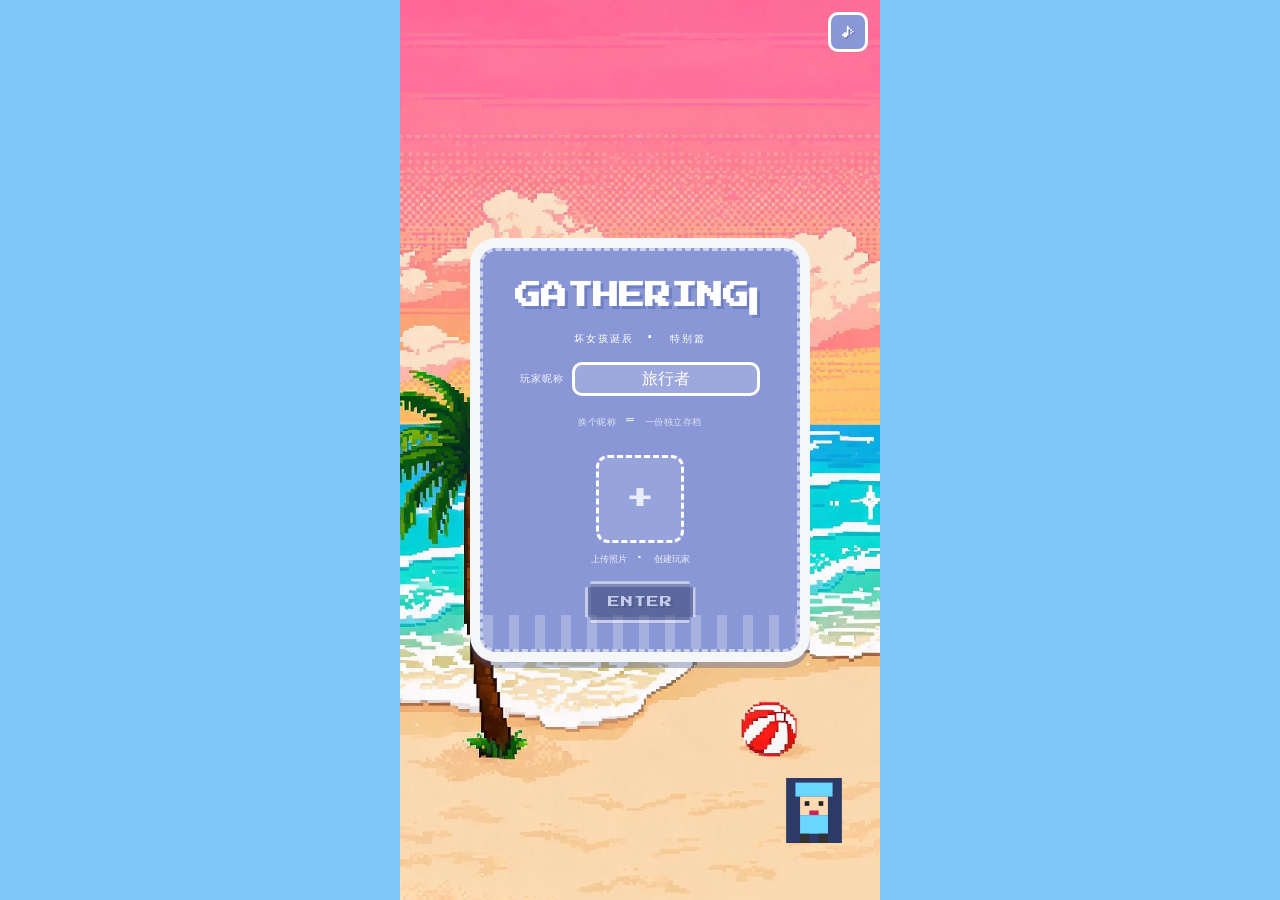
<file: index.html>
<!DOCTYPE html>
<html lang="zh-CN">
<head>
<meta charset="UTF-8">
<meta http-equiv="Cache-Control" content="no-cache, no-store, must-revalidate">
<meta name="viewport" content="width=device-width, initial-scale=1, viewport-fit=cover, user-scalable=no">
<title>坏女孩诞辰 ONLINE</title>
<link rel="preconnect" href="https://fonts.googleapis.com">
<link href="https://fonts.googleapis.com/css2?family=Press+Start+2P&display=swap" rel="stylesheet">
<link rel="stylesheet" href="css/style.css?v=74">
</head>
<body>
<div id="app">
  <div class="bg-sky"></div>
  <div class="bg-sea"></div>
  <div class="bg-beach"></div>
  <button id="btn-mute" class="mute-btn" title="音乐开关">♪</button>

  <!-- ========== 场景 0：登录 ========== -->
  <section id="scene-login" class="scene active">
    <div class="panel panel-title">
      <div class="panel-inner">
        <div class="clouds"></div>
        <h1 class="game-title"><span id="title-text"></span><span class="cursor">▌</span></h1>
        <p class="game-sub">坏女孩诞辰 · 特别篇</p>
        <label class="nickname-row" for="nickname-input">
          <span class="nickname-tip">玩家昵称</span>
          <input id="nickname-input" class="nickname-input" type="text" maxlength="12" placeholder="旅行者" autocomplete="off" spellcheck="false">
        </label>
        <p class="nickname-hint">换个昵称 = 一份独立存档</p>
        <label class="photo-upload" for="photo-input">
          <div class="photo-slot" id="photo-slot"><span class="plus">+</span></div>
          <p class="photo-hint" id="photo-hint">上传照片 · 创建玩家</p>
        </label>
        <input type="file" id="photo-input" accept="image/*" hidden>
        <button class="pixel-btn" id="btn-enter" disabled>ENTER</button>
      </div>
    </div>
    <div class="pixel-hero" id="pixel-hero"></div>
  </section>

  <!-- ========== 场景 1：抽卡 ========== -->
  <!-- ========== 场景 1.5：抽卡 ========== -->
  <section id="scene-gacha" class="scene">
    <div class="gacha-photo-wall" id="gacha-photo-wall"></div>
    <div class="panel">
      <div class="panel-inner">
        <h2 class="panel-h">【343家庭成员大点兵】</h2>
        <p class="panel-p">根据关键词进行人物匹配，集齐343王国全体生物</p>
        <div class="deck" id="deck"></div>
        <p class="album-count" id="album-count">卡册 0 / 8</p>
      </div>
    </div>
    <div class="gacha-actions hidden" id="gacha-actions">
      <button class="pixel-btn" id="btn-redraw">千万别点</button>
      <button class="pixel-btn" id="btn-to-map">前往坏女孩诞辰</button>
    </div>
    <!-- 手拉手团队舞台：点击已抽卡牌入队，人物出来排排站 -->
    <div class="team-stage" id="team-stage">
      <p class="team-title">· 手拉手全员舞台 ·</p>
      <div class="team-row" id="team-row"></div>
      <button class="pixel-btn team-toggle" id="btn-gacha-team" title="解锁的人物随叫随到，也能随时遣返">召唤全员</button>
    </div>
    <!-- 抽卡揭示层：卡背(关键词) → 翻面 → 人物 -->
    <div class="reveal hidden" id="reveal">
      <div class="reveal-card" id="reveal-card">
        <!-- 卡背：关键词逐条展示 -->
        <div class="reveal-face reveal-back-face" id="reveal-back">
          <div class="back-mark">?</div>
          <div class="keywords-box" id="keywords"></div>
        </div>
        <!-- 正面：人物展示 -->
        <div class="reveal-face reveal-front-face" id="reveal-front">
          <div class="reveal-avatar" id="reveal-avatar"></div>
          <h3 class="reveal-name" id="reveal-name"></h3>
          <p class="reveal-gift" id="reveal-gift"></p>
        </div>
      </div>
      <button class="pixel-btn hidden" id="btn-reveal-flip">揭晓她是谁</button>
      <button class="pixel-btn hidden" id="btn-reveal-ok">OK</button>
    </div>
  </section>

  <!-- ========== 场景 2：坏女孩诞辰 · 地图（从上往下：云南之旅 → 北京重聚 → 坏女孩寿宴） ========== -->
  <section id="scene-map" class="scene">
    <div class="map-title panel"><div class="panel-inner">【坏女孩诞辰】</div></div>
    <div class="map">
      <svg class="map-route" viewBox="0 0 100 100" preserveAspectRatio="none" aria-hidden="true">
        <path class="route-line" pathLength="100" d="M 26,27 C 46,33 68,43 79,49 C 84,57 64,63 50,67" />
      </svg>
      <div class="map-hint-start">从这开始 ↗</div>
      <div class="map-node node-yunnan" data-target="yunnan">
        <span class="node-step">①</span>
        <div class="node-icon">⛰</div><div class="node-label">云南之旅</div>
        <div class="node-done hidden" id="yunnan-done">✓</div>
      </div>
      <div class="map-node node-beijing" data-target="beijing">
        <span class="node-step">②</span>
        <div class="node-icon">🏠</div><div class="node-label">北京重聚</div>
        <div class="node-done hidden" id="beijing-done">✓</div>
      </div>
      <div class="map-node node-banquet" data-target="banquet">
        <span class="node-step">③</span>
        <div class="node-icon">🎂</div><div class="node-label">坏女孩寿宴</div>
        <div class="node-done hidden" id="banquet-done">✓</div>
      </div>
      <div class="map-egg" id="map-egg">🎤</div>
      <div class="map-guide">体验路线：① 云南之旅 → ② 北京重聚 → ③ 坏女孩寿宴</div>
      <!-- 随时召唤/遣返已解锁人物（与点兵页同一支队伍） -->
      <div class="map-team" id="map-team">
        <div class="team-row" id="team-row-map"></div>
        <button class="pixel-btn team-toggle" id="btn-map-team" title="解锁的人物随叫随到，也能随时遣返">召唤全员</button>
      </div>
    </div>
  </section>

  <!-- ========== 场景 3：KTV 彩蛋 · 声控《小狗毛之歌》 ========== -->
  <section id="scene-ktv" class="scene">
    <div class="ktv-room">
      <div class="disco-ball"></div>
      <div class="ktv-game">
        <h2 class="ktv-h">【隐藏关卡 · KTV 演唱会】</h2>
        <div class="ktv-stage" id="ktv-stage">
          <div class="ktv-lyric" id="ktv-lyric">♪ 准备开嗓 ♪</div>
          <div class="ktv-floor"></div>
          <div class="ktv-ob-pool" id="ktv-ob-pool"></div>
          <div class="ktv-cow" id="ktv-cow">🐮</div>
          <div class="ktv-flag" id="ktv-flag">🏁</div>
          <div class="ktv-flash" id="ktv-flash"></div>
          <div class="ktv-rain" id="ktv-rain"></div>
        </div>
        <div class="ktv-meter">
          <span class="ktv-mic" id="ktv-mic">🎤</span>
          <div class="ktv-meter-bar"><i id="ktv-meter-fill"></i><em class="th-go"></em><em class="th-jump"></em></div>
          <b class="ktv-level-num" id="ktv-level-num">00.00</b>
        </div>
        <div class="ktv-legend"><span><i class="dot go"></i> 唱起来才前进</span><span><i class="dot jump"></i> 高音才能跳</span></div>
        <p class="ktv-tip" id="ktv-tip">点下面的按钮开麦——必须真的演唱《小狗毛之歌》，小牛才肯往前走！</p>
        <div class="ktv-btns">
          <button class="pixel-btn" id="btn-ktv-mic">🎤 开麦 · 演唱《小狗毛之歌》</button>
          <button class="pixel-btn" id="btn-ktv-hold" hidden>按住 = 唱歌</button>
          <button class="pixel-btn" id="btn-ktv-jump" hidden>高音跳！</button>
        </div>
        <div class="ktv-btns">
          <button class="pixel-btn" id="btn-ktv-skip">跳过挑战 »</button>
          <button class="pixel-btn" id="btn-ktv-back">返回地图</button>
        </div>
      </div>
    </div>
  </section>

  <!-- ========== 场景 3.5：北京重聚（第二关 · 占位通关页） ========== -->
  <section id="scene-beijing" class="scene">
    <div class="panel"><div class="panel-inner">
      <h2 class="panel-h">【北京重聚】</h2>
      <p class="panel-p">从西双版纳的雨林，到普洱的茶山，再到昆明的晚霞——<br>343主角团，北京到齐！</p>
      <div class="bj-lineup" id="bj-lineup"></div>
      <div class="sha24-entry">
        <p class="sha24-entry-sub">SIDE STORY · 24</p>
        <h3 class="sha24-entry-title">24莎</h3>
        <p class="panel-p">24莎，像野草一样野蛮生长，是生命力本能的迸发；<br>鲜衣怒马，像吞下了一整颗灼热的太阳！</p>
        <button class="pixel-btn" id="btn-sha24">翻开 24 莎的相册</button>
      </div>
      <p class="panel-p">接下来，还有一件大事等着大家。</p>
      <button class="pixel-btn" id="btn-beijing-done">完成重聚 · 前往坏女孩诞辰地图</button>
    </div></div>
  </section>

  <!-- 24莎 · 相册浮层 -->
  <div class="sha24-layer hidden" id="sha24-layer">
    <button class="sha24-close" id="sha24-close" title="关闭">✕</button>
    <div class="sha24-intro" id="sha24-intro">
      <p class="sha24-line" id="sha24-line1">24莎，像野草一样野蛮生长，是生命力本能的迸发；</p>
      <p class="sha24-line" id="sha24-line2">鲜衣怒马，像吞下了一整颗灼热的太阳！</p>
    </div>
    <div class="sha24-stage hidden" id="sha24-stage">
      <div class="sha24-photo" id="sha24-photo"><img id="sha24-img" alt="24莎"></div>
      <em class="sha24-name" id="sha24-name"></em>
      <p class="sha24-caption" id="sha24-caption"></p>
      <button class="pixel-btn sha24-translate hidden" id="sha24-translate">点击翻译野人语</button>
      <div class="sha24-nav">
        <button class="pixel-btn" id="sha24-prev">« 上一张</button>
        <p class="sha24-count" id="sha24-count">1 / 24</p>
        <button class="pixel-btn" id="sha24-next">下一张 »</button>
      </div>
      <p class="sha24-hint" id="sha24-hint">也可以直接点照片，看下一张</p>
      <button class="pixel-btn hidden" id="btn-sha24-end">看完了 · 返回</button>
    </div>
  </div>

  <!-- ========== 场景 4：坏女孩寿宴 ========== -->
  <section id="scene-banquet" class="scene">
    <div class="banquet-bg" id="banquet-bg"></div>

    <!-- 步骤 1：选子场景（背景：主角团爬山/雨林/海边日落 卷轴动画） -->
    <div class="bstep" data-step="venue">
      <div class="venue-anim" id="venue-anim"></div>
      <div class="panel"><div class="panel-inner">
        <h2 class="panel-h">【坏女孩寿宴】</h2>
        <p class="panel-p">请选择宴会场地</p>
        <div class="venue-grid">
          <button class="pixel-btn venue" data-venue="dorm"><img src="assets/venue-dorm.jpg" alt=""><span>宿舍</span></button>
          <button class="pixel-btn venue" data-venue="wangbaochuan"><img src="assets/venue-wangbaochuan.jpg" alt=""><span>望宝川</span></button>
          <button class="pixel-btn venue" data-venue="graduate"><img src="assets/venue-graduate.jpg" alt=""><span>研究生院</span></button>
        </div>
      </div></div>
    </div>

    <!-- 步骤 2：选人物 -->
    <div class="bstep hidden" data-step="chars">
      <div class="panel"><div class="panel-inner">
        <h2 class="panel-h">【宾客点名】</h2>
        <p class="panel-p">请安排参席人员</p>
        <div class="char-grid" id="char-grid"></div>
        <button class="pixel-btn" id="btn-chars-ok">入席</button>
      </div></div>
    </div>

    <!-- 步骤 3：生日致辞 · 顾里式 -->
    <div class="bstep hidden" data-step="speech">
      <div class="speech-stage">
        <div class="speech-audience" id="speech-audience"></div>
        <div class="speech-box" id="speech-box"></div>
      </div>
      <div class="panel"><div class="panel-inner">
        <h2 class="panel-h">【生日致辞】</h2>
        <p class="panel-p">今天我们欢聚在这里……</p>
        <button class="pixel-btn hidden" id="btn-speech-done">上蛋糕</button>
      </div></div>
    </div>

    <!-- 步骤 4：蛋糕点蜡烛 -->
    <div class="bstep hidden" data-step="cake">
      <div class="cake-stage">
        <div class="寿星" id="寿星">
          <div class="寿星-face" id="寿星-face"></div>
          <div class="寿星-msg" id="寿星-msg">寿星就位</div>
        </div>
        <div class="cake" id="cake">
          <div class="candles"><i></i><i></i><i></i></div>
          <div class="cake-body">🎂</div>
        </div>
      </div>
      <div class="panel"><div class="panel-inner">
        <p class="panel-p" id="cake-hint">点一下蛋糕，点燃蜡烛</p>
        <button class="pixel-btn hidden" id="btn-blow">吹蜡烛</button>
        <button class="pixel-btn hidden" id="btn-lights-off">关灯许愿</button>
      </div></div>
    </div>

    <!-- 步骤 5：关灯祝福 -->
    <div class="bstep hidden" data-step="bless">
      <div class="dark-room"></div>
      <div class="candle-glow"></div>
      <div class="bless-bubbles" id="bless-bubbles"></div>
      <div class="bless-nav">
        <button class="pixel-btn" id="btn-bless-prev">« 上一位</button>
        <button class="pixel-btn" id="btn-bless-next">下一位 »</button>
      </div>
      <button class="pixel-btn hidden" id="btn-bless-done">许愿时间</button>
    </div>

    <!-- 步骤 6：许愿信 -->
    <div class="bstep hidden" data-step="letter">
      <div class="letter-stage">
        <div class="envelope" id="envelope"><div class="flap"></div><div class="letter-paper">愿</div><div class="seal hidden" id="seal">封</div></div>
      </div>
      <div class="panel"><div class="panel-inner">
        <p class="panel-p" id="letter-hint">点击信封，拆开坏女孩的愿望</p>
        <button class="pixel-btn hidden" id="btn-letter-done">礼成</button>
      </div></div>
    </div>

    <!-- 步骤 7：全家福 -->
    <div class="bstep hidden" data-step="finale">
      <div class="panel"><div class="panel-inner">
        <h2 class="panel-h">【全家福】</h2>
        <label class="family-upload" for="family-input">
          <div class="family-slot" id="family-slot"><span>＋ 点击替换合照</span></div>
        </label>
        <input type="file" id="family-input" accept="image/*" hidden>
        <p class="final-bless" id="final-bless"></p>
        <button class="pixel-btn" id="btn-back-map">返回地图</button>
      </div></div>
    </div>
  </section>

  <!-- 通用像素对话框 -->
  <div class="dialog-overlay hidden" id="dialog">
    <div class="panel dialog-panel"><div class="panel-inner">
      <h2 class="panel-h" id="dialog-title"></h2>
      <p class="panel-p" id="dialog-text"></p>
      <div class="dialog-btns">
        <button class="pixel-btn" id="dialog-ok">DONE</button>
        <button class="pixel-btn hidden" id="dialog-cancel">SKIP</button>
      </div>
    </div></div>
  </div>

  <!-- 缺人话术弹窗 -->
  <div class="miss-modal hidden" id="miss-modal">
    <div class="miss-panel">
      <h2 class="miss-h">【有人没到】</h2>
      <div class="miss-list" id="miss-list"></div>
      <div class="dialog-btns" style="justify-content:center">
        <button class="pixel-btn" id="miss-ok">知道了</button>
      </div>
    </div>
  </div>

  <!-- 照片灯箱 -->
  <div class="lightbox hidden" id="lightbox">
    <button class="lb-close" id="lb-close">✕</button>
    <button class="lb-nav lb-prev" id="lb-prev">‹</button>
    <button class="lb-nav lb-next" id="lb-next">›</button>
    <img class="lb-img" id="lb-img" alt="">
    <div class="lb-counter" id="lb-counter"></div>
  </div>

  <!-- 通用卡牌弹窗（淘汰OUT / 眩晕环绕 / 逐个话术） -->
  <div class="card-pop hidden" id="card-pop">
    <div class="card-pop-inner" id="cp-inner">
      <div class="card-pop-avatar" id="cp-avatar"></div>
      <h3 class="card-pop-name" id="cp-name"></h3>
      <p class="card-pop-line" id="cp-line"></p>
      <div class="card-pop-stamp" id="cp-stamp">OUT</div>
      <button class="pixel-btn" id="cp-ok">DONE</button>
    </div>
    <div class="orbit-layer" id="orbit-layer"></div>
  </div>

  <!-- ========== 宿舍 · 开门大吉挑战 ========== -->
  <!-- 转场：通过以下挑战即可解锁该场景 -->
  <div class="ktk-intro hidden" id="ktk-intro">
    <p class="ktk-intro-line" id="ktk-intro-line">【通过以下挑战<br>即可解锁该场景】</p>
    <p class="ktk-intro-sub">OPEN THE DOOR · 开门大吉</p>
  </div>

  <!-- 开门大吉游戏层 -->
  <div class="ktk-game hidden" id="ktk-game">
    <div class="ktk-stage">
      <button class="pixel-btn stage-skip" id="ktk-skip" title="随时跳过，直接去入席">跳过挑战 »</button>
      <button class="ktk-close" id="ktk-close" title="暂时跳过挑战">✕</button>
      <h2 class="ktk-title" id="ktk-title">【开门大吉】</h2>

      <!-- 三扇大门（沿用寝室门图像），中间为带门铃的主门 -->
      <div class="ktk-doors" id="ktk-doors">
        <div class="ktk-door"><div class="ktk-plate">三四三</div></div>
        <div class="ktk-door center">
          <div class="ktk-plate">三十三</div>
          <button class="ktk-bell hidden" id="ktk-bell"><span>按门铃</span></button>
        </div>
        <div class="ktk-door"><div class="ktk-plate">山四山</div></div>
      </div>

      <!-- 规则逐行飘出 -->
      <div class="ktk-rules" id="ktk-rules">
        <p>欢迎来到开门大吉</p>
        <p>你有 3 个技能：原音重现 · 歌名关键字提示 · 场外求助</p>
        <p>每个技能只允许使用一次</p>
        <p class="hl">当你准备好时，请按响门铃</p>
      </div>

      <!-- 播放指示（带漂浮音符） -->
      <div class="ktk-playing hidden" id="ktk-playing">
        <span class="ktk-note n1">♪</span><span class="ktk-note n2">♫</span><span class="ktk-note n3">♪</span>
        正在播放旋律，听出是哪首歌了吗～
      </div>

      <!-- 三个技能 -->
      <div class="ktk-skills locked" id="ktk-skills">
        <button class="pixel-btn ktk-skill" data-skill="replay">原音重现</button>
        <button class="pixel-btn ktk-skill" data-skill="hint">关键字提示</button>
        <button class="pixel-btn ktk-skill" data-skill="help">场外求助</button>
      </div>

      <!-- 歌名选项（播放完毕后逐个出现） -->
      <div class="ktk-options" id="ktk-options"></div>

      <!-- 笨 / 真棒！盖章 -->
      <div class="ktk-stamp" id="ktk-stamp">笨</div>

      <!-- 技能气泡提示 -->
      <div class="ktk-bubble hidden" id="ktk-bubble"></div>

      <!-- 不起眼的作弊小按钮：场外求助挂断后出现，问完全部人消失 -->
      <button class="ktk-cheat hidden" id="ktk-cheat">点我作弊</button>

      <!-- 小猪（原音重现时出现 / 关键字提示时哼哼哼跑开） -->
      <div class="ktk-pig hidden" id="ktk-pig">
        <div class="ktk-pig-img"></div>
        <span>小猪</span>
      </div>

      <!-- 答对后：每关先出一页通关话术，再进入下一关 / 入席 -->
      <div class="ktk-clear hidden" id="ktk-clear">
        <p class="ktk-clear-no" id="ktk-clear-no">第一关 · 通关</p>
        <div class="ktk-clear-card">
          <p class="ktk-clear-text" id="ktk-clear-text"></p>
        </div>
        <button class="pixel-btn" id="btn-ktk-clear">进入下一关</button>
      </div>
    </div>

    <!-- 场外求助：坏女孩打电话 -->
    <div class="ktk-phone hidden" id="ktk-phone">
      <div class="ktk-phone-inner">
        <div class="ktk-phone-head">
          <div class="kph-avatar" id="kph-avatar"></div>
          <p class="kph-status" id="kph-status">📞 坏女孩拿起了电话……</p>
        </div>
        <div class="kph-contacts hidden" id="kph-contacts">
          <button class="pixel-btn kph-contact" data-contact="prince">【王子】</button>
          <button class="pixel-btn kph-contact" data-contact="emperor">【吴皇】</button>
          <button class="pixel-btn kph-contact" data-contact="guoshi">【国师】</button>
        </div>
        <div class="kph-talk hidden" id="kph-talk">
          <div class="kph-talk-avatar" id="kph-talk-avatar"></div>
          <p class="kph-talk-name" id="kph-talk-name"></p>
          <p class="kph-talk-line" id="kph-talk-line"></p>
          <button class="pixel-btn" id="kph-hangup">挂断</button>
        </div>
      </div>
    </div>
  </div>

  <!-- ========== 望宝川 · 别笑挑战 ========== -->
  <!-- 挑战名：别笑，笑你也过不了第二关 -->
  <div class="ktk-game hidden" id="wbc-game">
    <div class="ktk-stage">
      <button class="pixel-btn stage-skip" id="wbc-skip" title="随时跳过，直接去入席">跳过挑战 »</button>
      <button class="ktk-close" id="wbc-close" title="暂时跳过挑战">✕</button>
      <h2 class="ktk-title" id="wbc-title">【别笑 · 第一关】</h2>

      <!-- 第一关：猜猜我是谁（计算题） -->
      <div class="wbc-quiz" id="wbc-quiz">
        <p class="wbc-quiz-name">第一关 · 猜猜我是谁</p>
        <p class="wbc-quiz-q">计算：5 + 1 = ?</p>
        <div class="ktk-options wbc-opts" id="wbc-opts"></div>
      </div>

      <!-- 第二关：黑头挑战（共 4 颗：鼻梁两侧 2 + 旺仔 1 + 背景仁兄 1） -->
      <div class="wbc-heito hidden" id="wbc-heito">
        <div class="wbc-hud">
          <span class="wbc-count" id="wbc-count">待夹黑头数：4/4</span>
          <button class="pixel-btn wbc-cheat-btn" id="wbc-cheat">帮我作弊</button>
        </div>
        <div class="wbc-photo" id="wbc-photo">
          <img src="assets/heito.jpg" alt="帮王子夹黑头">
          <!-- 鼻梁左右两侧（红框标注位） -->
          <button class="wbc-dot" style="left:45%;top:20%" aria-label="黑头1"></button>
          <button class="wbc-dot" style="left:52.5%;top:20%" aria-label="黑头2"></button>
          <!-- 旺仔小人的鼻子 -->
          <button class="wbc-dot" style="left:48.5%;top:63.5%" aria-label="旺仔黑头"></button>
          <!-- 背景那位仁兄（低调） -->
          <button class="wbc-dot far" style="left:82%;top:39%" aria-label="背景黑头"></button>
          <div class="wbc-arrow hidden" id="wbc-arrow">▼</div>
        </div>
        <p class="wbc-tip">点击黑点，把黑头一根根夹出来</p>
      </div>

      <!-- 笨 / 真棒！盖章 -->
      <div class="ktk-stamp" id="wbc-stamp">笨</div>

      <!-- 全部夹完：去入席 -->
      <div class="ktk-next hidden" id="wbc-next">
        <button class="pixel-btn" id="btn-wbc-next">挑战成功 · 去入席</button>
      </div>
    </div>
  </div>

  <!-- ========== 研究生院 · 欢乐斗地主（4人脚本化模拟：主角队 vs 发廊大师双手队） ========== -->
  <div class="ktk-game hidden" id="ddz-game">
    <div class="ktk-stage ddz-stage">
      <button class="pixel-btn stage-skip" id="ddz-skip" title="随时跳过，直接去入席">跳过挑战 »</button>
      <button class="ktk-close" id="ddz-close" title="暂时跳过挑战">✕</button>
      <h2 class="ktk-title">【研究生院 · 欢乐斗地主】</h2>

      <div class="ddz-table">
        <!-- 上家：吴皇&国师（主角队） -->
        <div class="ddz-seat ddz-seat-top" id="ddz-seat-1">
          <span class="ddz-bubble hidden" id="ddz-bubble-1"></span>
          <div class="ddz-avs"><span class="ddz-av" style="background-image:url('assets/emperor_face.png')"></span><span class="ddz-av" style="background-image:url('assets/guoshi_face.png')"></span></div>
          <p class="ddz-name">吴皇 & 国师</p>
          <p class="ddz-info">剩 <b id="ddz-cards-1">25</b> 张</p>
          <p class="ddz-beans">💰 <b id="ddz-beans-1">100.0w</b></p>
        </div>
        <!-- 左：发廊大师·左手（发廊队） -->
        <div class="ddz-seat ddz-seat-left" id="ddz-seat-0">
          <span class="ddz-bubble hidden" id="ddz-bubble-0"></span>
          <div class="ddz-avs"><span class="ddz-av ddz-salon-av"></span></div>
          <p class="ddz-name">发廊大师·左手</p>
          <p class="ddz-info">剩 <b id="ddz-cards-0">25</b> 张</p>
          <p class="ddz-beans">💰 <b id="ddz-beans-0">100.0w</b></p>
        </div>
        <!-- 右：发廊大师·右手（发廊队） -->
        <div class="ddz-seat ddz-seat-right" id="ddz-seat-2">
          <span class="ddz-bubble hidden" id="ddz-bubble-2"></span>
          <div class="ddz-avs"><span class="ddz-av ddz-salon-av flip"></span></div>
          <p class="ddz-name">发廊大师·右手</p>
          <p class="ddz-info">剩 <b id="ddz-cards-2">25</b> 张</p>
          <p class="ddz-beans">💰 <b id="ddz-beans-2">100.0w</b></p>
        </div>
        <!-- 下家：坏女孩&王子（主角队 · 坏女孩组） -->
        <div class="ddz-seat ddz-seat-bottom" id="ddz-seat-3">
          <span class="ddz-bubble hidden" id="ddz-bubble-3"></span>
          <div class="ddz-avs"><span class="ddz-av" style="background-image:url('assets/badgirl_face.png')"></span><span class="ddz-av" style="background-image:url('assets/prince_face.png')"></span></div>
          <p class="ddz-name">坏女孩 & 王子</p>
          <p class="ddz-info">剩 <b id="ddz-cards-3">25</b> 张</p>
          <p class="ddz-beans">💰 <b id="ddz-beans-3">100.0w</b></p>
        </div>
        <!-- 牌桌中心：倍数 + 打出的牌 -->
        <div class="ddz-center">
          <p class="ddz-mult" id="ddz-mult">倍数 ×1</p>
          <p class="ddz-phase" id="ddz-phase">四家欢乐豆 100w 起步</p>
          <div class="ddz-played" id="ddz-played"><p class="ddz-play-hint">发牌后自动开始 · 坏女孩组必有神牌</p></div>
        </div>
        <span class="ddz-team-tag ddz-tag-hero">主角队</span>
        <span class="ddz-team-tag ddz-tag-salon">发廊队</span>
      </div>

      <div class="ddz-actions" id="ddz-actions">
        <button class="pixel-btn" id="btn-ddz-deal">发牌开局</button>
        <button class="pixel-btn hidden" id="btn-ddz-skip">跳过对局</button>
      </div>

      <!-- 场外应援：先点发廊大师（左/右）锁定目标，再用三种武器扔他 -->
      <div class="ddz-attack" id="ddz-attack">
        <p class="ddz-attack-title">场外应援 · 点发廊大师锁定目标，然后开扔！</p>
        <div class="ddz-attack-btns">
          <button class="pixel-btn ddz-wpn" data-wpn="bucket" title="一桶凉水兜头浇下">💦 水桶</button>
          <button class="pixel-btn ddz-wpn" data-wpn="tomato" title="烂番茄糊他一脸">🍅 烂番茄</button>
          <button class="pixel-btn ddz-wpn" data-wpn="thumbs" title="朝下的大拇指 · 社死暴击">👎 朝下大拇指</button>
        </div>
      </div>
    </div>

    <!-- 胜利画面：四个主角仰天长啸 -->
    <div class="ddz-win hidden" id="ddz-win">
      <div class="ddz-win-box">
        <h2 class="ddz-win-title">【大获全胜 · 大赢特赢】</h2>
        <div class="ddz-roars">
          <div class="ddz-roar" style="background-image:url('assets/badgirl.png')"><span class="roar-cry">嗷——！</span></div>
          <div class="ddz-roar" style="background-image:url('assets/emperor.png')"><span class="roar-cry">呜哈哈——！</span></div>
          <div class="ddz-roar" style="background-image:url('assets/prince.png')"><span class="roar-cry">耶——哈！</span></div>
          <div class="ddz-roar" style="background-image:url('assets/guoshi.png')"><span class="roar-cry">哈哈哈——！</span></div>
        </div>
        <p class="ddz-win-sub">坏女孩组神牌加持 · 王炸镇场 · 主角队欢乐豆翻倍<br>发廊大师双手空空，含泪宣布：全员免费剪发一年</p>
        <button class="pixel-btn" id="btn-ddz-win">挑战成功 · 去入席</button>
      </div>
      <div class="ddz-rain" id="ddz-rain"></div>
    </div>
  </div>

  <!-- ========== 云南之旅 · 343像素冒险（iframe 隔离嵌入） ========== -->
  <div class="adv-layer hidden" id="adv-layer">
    <iframe id="adv-frame" title="343云南之旅" allow="autoplay"></iframe>
    <button class="adv-back" id="adv-back" title="返回坏女孩诞辰">✕</button>
  </div>
</div>
<script src="js/audio.js?v=74"></script>
<script src="js/app.js?v=74"></script>
</body>
</html>
</file>
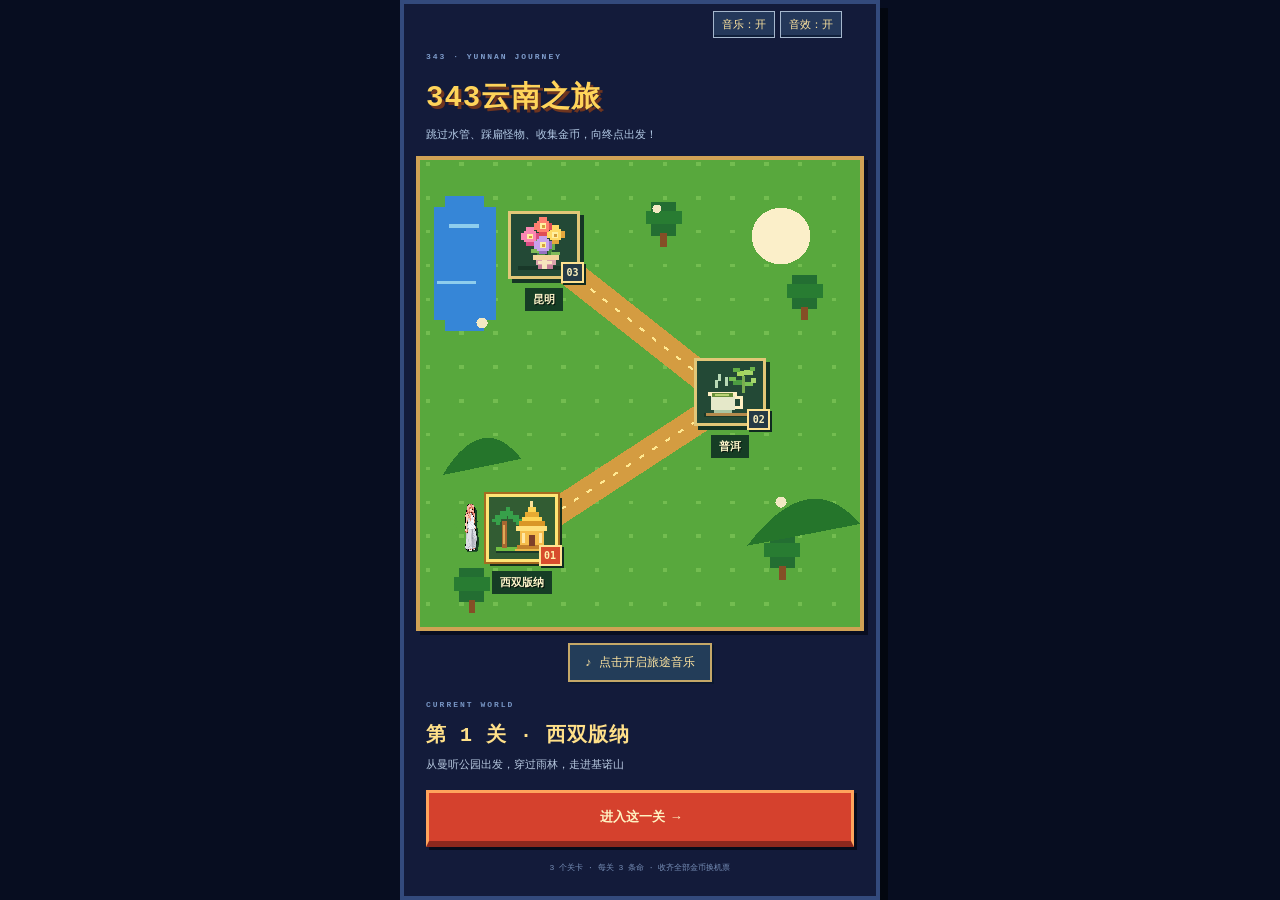
<file: adventure/index.html>
<!doctype html><html lang="zh-CN"><head><meta charset="utf-8"><meta name="viewport" content="width=device-width,initial-scale=1,viewport-fit=cover,user-scalable=no"><meta name="theme-color" content="#f7f5ef"><title>超级马里奥 · 像素冒险</title><link rel="stylesheet" href="style.css"></head><body>
<div id="app">
<section id="mapPage" class="page map-page"><div class="map-heading"><div class="audio-settings map-sound"><button class="sound-toggle" data-music>音乐：开</button><button class="sound-toggle" data-sound>音效：开</button></div><small>343 · YUNNAN JOURNEY</small><h1>343云南之旅</h1><p>跳过水管、踩扁怪物、收集金币，向终点出发！</p></div><div id="mapArt" class="map-art"><svg class="map-route" viewBox="0 0 390 430" preserveAspectRatio="none" aria-hidden="true"><path d="M90 345L275 220L110 85" fill="none" stroke="#d49c41" stroke-width="25" stroke-linecap="square" stroke-linejoin="miter"/><path d="M90 345L275 220L110 85" fill="none" stroke="#ffe891" stroke-width="2" stroke-dasharray="5 9"/><circle cx="320" cy="70" r="26" fill="#fbefc9"/><path d="M20 290Q55 230 90 275M290 355Q345 280 390 335" fill="#25752b"/><g fill="#f3e8c3"><circle cx="55" cy="150" r="5"/><circle cx="320" cy="315" r="5"/><circle cx="210" cy="45" r="4"/></g></svg><div id="mapNodes"></div><div id="mapHero" class="map-hero"><img id="mapHeroImage" alt="当前关卡的基础主角形象"></div></div><div class="map-bottom"><button id="mapMusicStart" class="map-music-start hidden">♪ 点击开启旅途音乐</button><small>CURRENT WORLD</small><h2 id="mapCurrent"></h2><p id="mapSubtitle"></p><button id="mapStart" class="primary">进入这一关 →</button><button id="exitHome" class="text-btn hidden" style="display:block;width:100%;padding:12px 15px 4px">回到坏女孩诞辰地图 →</button><div class="map-note">3 个关卡 · 每关 3 条命 · 收齐全部金币换机票</div></div></section>
<section id="gamePage" class="page game-page hidden">
<header><div class="logo">M</div><div><small>PIXEL PLATFORM ADVENTURE</small><h1>超级马里奥</h1></div><button id="backMap" class="round" aria-label="返回关卡地图">⌂</button></header>
<div class="chapter-row"><span id="chapter">01 / 西双版纳</span><div class="audio-settings"><button class="sound-toggle" data-music>音乐：开</button><button class="sound-toggle" data-sound>音效：开</button></div><div id="steps" class="steps"><i></i><i></i><i></i></div></div>
<div class="game-scene"><canvas id="canvas" aria-label="像素横版平台游戏，左右移动，空格跳跃"></canvas><div class="hud"><span>◷ <b id="time">0.0</b> s</span><span>🍄 <b id="count">0 / 2</b></span><span>● <b id="coinCount">0 / 28</b></span><span class="life-count" aria-label="剩余生命"><b id="lives">♥♥♥</b></span><button id="pause" aria-label="暂停游戏">Ⅱ</button></div><div class="progress"><i id="progress"></i></div><div id="powerStatus" class="power-status hidden" role="status">★ 高级外援 · 无敌</div><button id="skipLevel" aria-label="跳过本关">跳过本关 »</button><div id="sceneHint" class="game-notice hidden" role="status"></div><div id="cheer" class="cheer hidden"><small>YOU MADE IT</small><h2 id="settleTitle">售票站到了！</h2><p id="settleText">伙伴们正在售票站等你。</p></div></div>
<div id="gameControls" class="controls"><div><b id="controlTitle">左右移动 · 跳跃 · 踩怪</b><p>电脑：方向键 / A D 移动，空格跳跃</p></div><div class="move-buttons"><button id="left" aria-label="向左移动">◀</button><button id="right" aria-label="向右移动">▶</button></div><button id="jump" aria-label="跳跃">A <span>跳跃</span></button></div>
<div class="footnote">每关 3 条命 · 问号砖也有金币 · 收齐后换机票</div>
</section>
<section id="galleryPage" class="page gallery-page hidden"><div class="gallery-top"><span>ADVENTURE JOURNAL</span><button id="galleryMap" class="round" aria-label="返回关卡地图">⌂</button></div><div class="gallery-intro"><small id="galleryChapter"></small><h1 id="galleryTitle"></h1><p id="galleryText"></p><div class="scroll-note">一张照片，收藏一段旅程</div></div><div id="galleryItems"></div><div class="gallery-bottom"><span>把这一页收藏在心里</span><button id="next" class="primary">下一段冒险 →</button><button id="replay" class="text-btn">重玩本关</button></div></section>
<div id="cardModal" class="modal hidden" role="dialog" aria-modal="true" aria-labelledby="cardTitle"><div class="story-card"><div class="card-top"><span id="cardTag">MEET YOUR HERO</span><span id="cardNumber">01 / 03</span></div><div class="portrait-wrap"><img id="cardImage" alt="角色介绍照片"><div id="cardBadge" class="card-badge">✦</div></div><div class="card-copy"><small id="cardEyebrow">冒险即将开始</small><h2 id="cardTitle"></h2><p id="cardText"></p><button id="cardAction" class="primary">出发吧 →</button><div id="cardNote" class="card-note">卡片展示期间，游戏计时暂停</div></div></div></div>
<div id="pauseModal" class="modal hidden" role="dialog" aria-modal="true" aria-label="游戏已暂停"><div class="simple-card"><small>TAKE YOUR TIME</small><h2>冒险暂停中</h2><p>准备好，就继续向前吧。</p><button id="resume" class="primary">继续冒险 →</button><button id="restart" class="text-btn">重新开始本关</button></div></div>
<div id="gameOverModal" class="modal hidden" role="dialog" aria-modal="true" aria-labelledby="gameOverTitle"><div class="simple-card"><small>TRY AGAIN</small><h2 id="gameOverTitle">生命用完了</h2><p>重新挑战本关，带着 3 条命再次出发。</p><button id="retryLevel" class="primary">重新挑战本关</button><button id="gameOverMap" class="text-btn">返回地图</button></div></div>
<div id="ticketModal" class="modal hidden" role="dialog" aria-modal="true" aria-labelledby="ticketTitle"><div class="ticket-card"><div class="ticket-top"><span>BOARDING PASS</span><span>✈</span></div><div class="ticket-main"><small id="ticketNumber"></small><h2 id="ticketTitle"></h2><div class="ticket-route"><div><small>出发地</small><strong id="ticketOrigin"></strong></div><span>✈</span><div><small>目的地</small><strong id="ticketDestination"></strong></div></div><p id="ticketText"></p><div class="ticket-paid">✓ <span id="ticketCoins"></span></div></div><div class="ticket-tear"></div><div class="ticket-bottom"><div class="barcode" aria-hidden="true"></div><button id="ticketAction" class="primary">收好机票，回忆本次旅程</button></div></div></div>
</div><script src="config.js?v=arcade-33"></script><script src="pixel-art.js?v=arcade-33"></script><script src="kunming-backgrounds.js?v=arcade-33"></script><script src="banna-backgrounds.js?v=arcade-33"></script><script src="puer-backgrounds.js?v=arcade-33"></script><script src="sound.js?v=arcade-33"></script><script src="music.js?v=arcade-33"></script><script src="journey-photo.js?v=arcade-33"></script><script src="game.js?v=arcade-33"></script></body></html>
</file>
<file: css/style.css>
/* ===== 坏女孩诞辰 ONLINE · 像素复古风 ===== */
:root{
  --ink:#fff;
  --panel-blue:#8a97d6;
  --panel-blue-deep:#6f7fc4;
  --panel-green:#3aa655;
  --sky1:#7ec8f7; --sky2:#a8e6e0; --sea:#3fb8b8; --sand:#f7e3b0;
  --px-font:'Press Start 2P', 'Courier New', monospace;
}
*{margin:0;padding:0;box-sizing:border-box;-webkit-tap-highlight-color:transparent}
html,body{height:100%;overflow:hidden}
body{font-family:var(--px-font);color:var(--ink);background:var(--sky1)}
#app{position:relative;width:100%;height:100dvh;max-width:480px;margin:0 auto;overflow:hidden}

/* ---- 背景：像素海滩 ---- */
.bg-sky,.bg-sea,.bg-beach{position:absolute;left:0;width:100%;pointer-events:none}
.bg-sky{top:0;height:45%;background:linear-gradient(180deg,#f9c98d 0%,#a8e0f0 45%,var(--sky1) 100%)}
.bg-sea{top:45%;height:30%;background:
  repeating-linear-gradient(0deg,rgba(255,255,255,.12) 0 4px,transparent 4px 12px),
  linear-gradient(180deg,var(--sky2),var(--sea))}
.bg-beach{bottom:0;height:25%;background:
  repeating-linear-gradient(90deg,rgba(190,150,80,.25) 0 8px,transparent 8px 24px),
  linear-gradient(180deg,#fbeec8,var(--sand))}

/* ---- 场景切换 ---- */
.scene{position:absolute;inset:0;display:none;flex-direction:column;align-items:center;justify-content:center;padding:20px;z-index:2}
.scene.active{display:flex;animation:sceneIn .42s cubic-bezier(.2,.7,.2,1)}
.scene.leaving{animation:sceneOut .22s ease-in forwards}
@keyframes sceneIn{from{opacity:0;transform:translateY(10px) scale(.99)}to{opacity:1;transform:none}}
@keyframes sceneOut{to{opacity:0;transform:translateY(-8px) scale(.99)}}
/* 场景切换遮罩 */
.scene-curtain{position:fixed;inset:0;background:#0a0e24;z-index:200;pointer-events:none;opacity:0;transition:opacity .3s ease}
.scene-curtain.show{opacity:1}

/* ---- 像素面板（参考图圆角白边蓝底） ---- */
.panel{background:#f4f6f8;border-radius:26px;padding:10px;box-shadow:0 6px 0 rgba(60,80,140,.35);max-width:340px;width:100%}
.panel-inner{background:var(--panel-blue);border:3px dashed rgba(255,255,255,.55);border-radius:16px;
  padding:26px 18px;display:flex;flex-direction:column;align-items:center;gap:16px;text-align:center;position:relative;overflow:hidden}
.panel-h{font-size:15px;line-height:1.6;text-shadow:2px 2px 0 var(--panel-blue-deep)}
.panel-p{font-size:10px;line-height:1.9;opacity:.95}
.game-title{font-size:26px;line-height:1.5;text-shadow:3px 3px 0 var(--panel-blue-deep)}
.game-sub{font-size:10px;letter-spacing:2px}
.clouds{position:absolute;inset:auto 0 0 0;height:34px;background:
  repeating-linear-gradient(90deg,rgba(255,255,255,.5) 0 10px,transparent 10px 26px);opacity:.5}

/* ---- 像素按钮（阶梯角） ---- */
.pixel-btn{
  font-family:var(--px-font);font-size:12px;color:var(--ink);background:#2b3a67;
  border:3px solid #fff;padding:12px 20px;cursor:pointer;letter-spacing:1px;position:relative;overflow:hidden;
  clip-path:polygon(0 6px,6px 6px,6px 0,calc(100% - 6px) 0,calc(100% - 6px) 6px,100% 6px,100% calc(100% - 6px),calc(100% - 6px) calc(100% - 6px),calc(100% - 6px) 100%,6px 100%,6px calc(100% - 6px),0 calc(100% - 6px));
  background-clip:padding-box;text-shadow:2px 2px 0 rgba(0,0,0,.35);
  box-shadow:inset 0 0 0 3px rgba(255,255,255,.15),inset 0 3px 0 rgba(255,255,255,.22),0 4px 0 rgba(0,0,0,.25);
  transition:transform .12s cubic-bezier(.34,1.56,.64,1),box-shadow .12s,filter .12s;
}
.pixel-btn:hover{filter:brightness(1.15)}
.pixel-btn:active{transform:translateY(3px) scale(.96);box-shadow:inset 0 0 0 3px rgba(255,255,255,.15),inset 0 3px 0 rgba(255,255,255,.22),0 1px 0 rgba(0,0,0,.25)}
.pixel-btn:disabled{opacity:.4;pointer-events:none}
/* 按钮点击涟漪 */
.pixel-btn .ripple{position:absolute;border-radius:50%;background:rgba(255,255,255,.5);transform:scale(0);animation:rippleOut .5s ease-out;pointer-events:none}
@keyframes rippleOut{to{transform:scale(4);opacity:0}}

/* ---- 登录 ---- */
#scene-login{overflow:hidden}
#scene-login::before{
  content:'';position:absolute;inset:-3%;z-index:-1;
  background:url('../assets/bg-beach.jpg') center/cover;image-rendering:pixelated;
  animation:bgDrift 24s steps(48) infinite alternate;
}
@keyframes bgDrift{from{transform:translate(0,0) scale(1)}to{transform:translate(-2%,1.5%) scale(1.05)}}
.cursor{animation:blink .7s steps(1) infinite}
@keyframes blink{50%{opacity:0}}
.mute-btn{
  position:absolute;top:12px;right:12px;z-index:100;font-family:var(--px-font);font-size:13px;
  width:40px;height:40px;background:var(--panel-blue);color:#fff;border:3px solid #fff;border-radius:10px;
  cursor:pointer;text-shadow:1px 1px 0 rgba(0,0,0,.3);
}
.mute-btn.off{opacity:.45;text-decoration:line-through}
#btn-enter:not(:disabled){animation:breathe 1s steps(2) infinite}
@keyframes breathe{50%{filter:brightness(1.35)}}
.photo-upload{display:flex;flex-direction:column;align-items:center;gap:8px;cursor:pointer}
.photo-slot{width:88px;height:88px;border:3px dashed #fff;border-radius:12px;display:flex;align-items:center;justify-content:center;overflow:hidden;background:rgba(255,255,255,.12);position:relative}
.photo-slot .plus{font-size:28px;opacity:.8;transition:opacity .3s}
.photo-slot.loading .plus{opacity:0}
.photo-slot img{width:100%;height:100%;object-fit:cover;animation:photoDevelop .6s steps(12)}
/* 像素化扫描显影 */
.photo-slot.loading::after{content:'';position:absolute;inset:0;background:linear-gradient(180deg,transparent 0%,#fff 50%,transparent 100%);animation:scanLine .5s steps(8) infinite}
@keyframes scanLine{from{transform:translateY(-100%)}to{transform:translateY(100%)}}
@keyframes photoDevelop{from{filter:brightness(3) contrast(0);clip-path:inset(0 0 100% 0)}to{filter:none;clip-path:inset(0)}}
.photo-hint{font-size:9px;opacity:.85;line-height:1.6}
/* ---- 登录页昵称（同设备多人独立存档） ---- */
.nickname-row{display:flex;align-items:center;gap:8px;width:100%;max-width:240px;margin:0 auto 4px}
.nickname-tip{flex:none;font-size:10px;letter-spacing:1px;opacity:.9}
.nickname-input{
  flex:1;min-width:0;padding:6px 9px;font-family:inherit;font-size:16px;color:#fff;text-align:center;
  background:rgba(255,255,255,.16);border:3px solid #fff;border-radius:10px;outline:none;
}
.nickname-input::placeholder{color:rgba(255,255,255,.55)}
.nickname-input:focus{background:rgba(255,255,255,.28)}
.nickname-hint{margin:0 0 10px;font-size:9px;opacity:.72;text-align:center;letter-spacing:.5px}
.pixel-hero{position:absolute;bottom:6%;right:8%;width:56px;height:72px;animation:bob 1.2s steps(2) infinite}
@keyframes bob{0%,100%{transform:translateY(0)}50%{transform:translateY(-8px)}}

/* ---- 抽卡 ---- */
.deck{display:grid;grid-template-columns:repeat(4,1fr);gap:10px;margin:6px auto;width:100%;max-width:280px}
.card-back{position:relative;aspect-ratio:3/4;border:3px solid #fff;border-radius:8px;min-width:0;background:
  repeating-linear-gradient(45deg,var(--panel-blue-deep) 0 6px,var(--panel-blue) 6px 12px);
  display:flex;align-items:center;justify-content:center;font-size:16px;cursor:pointer;transition:transform .15s cubic-bezier(.34,1.56,.64,1),box-shadow .15s;position:relative}
.card-back:hover{transform:translateY(-6px) scale(1.04);box-shadow:0 8px 16px rgba(0,0,0,.3)}
.card-back:active{transform:translateY(-2px) scale(.97)}
.card-back.drawn{opacity:.95;cursor:pointer;background:var(--panel-green);display:flex;flex-direction:column;align-items:center;justify-content:center;gap:5px;animation:cardDrawn .4s cubic-bezier(.34,1.56,.64,1)}
.card-back.drawn:hover{transform:translateY(-4px) scale(1.03);box-shadow:0 4px 0 #1a5c2a,0 0 12px rgba(149,255,106,.5)}
.card-back.drawn:active{transform:translateY(-2px) scale(.98)}
.card-back.drawn::after{content:'✓';position:absolute;top:2px;right:4px;font-size:10px;color:#fff;text-shadow:1px 1px 0 #1a5c2a}
.card-back.pig-mode{background:#f7a8c0!important;animation:pigWiggle .4s ease-in-out infinite}
.card-back.pig-mode::after{content:'🐷';top:1px;right:3px;font-size:11px;text-shadow:none}
@keyframes pigWiggle{0%,100%{transform:rotate(-4deg)}50%{transform:rotate(4deg)}}
.pixel-btn:disabled{opacity:.5;cursor:not-allowed}
@keyframes cardDrawn{from{transform:rotateY(90deg) scale(.6)}to{transform:none}}
.card-back .mini-face{width:40px;height:50px;background-size:cover!important;background-position:top center!important;border:2px solid #fff;border-radius:6px;image-rendering:pixelated}
.card-back.drawn span{font-size:7px;line-height:1.3;max-width:100%;overflow:hidden}
.album-count{font-size:10px;letter-spacing:1px}
.gacha-actions{position:absolute;bottom:132px;display:flex;gap:14px;z-index:3}
.gacha-actions.hidden{display:none}
.reveal{position:absolute;inset:0;background:rgba(20,30,70,.85);display:flex;flex-direction:column;align-items:center;justify-content:center;gap:18px;z-index:9;backdrop-filter:blur(4px)}
.reveal.hidden{display:none}
.reveal::before{content:'';position:absolute;inset:0;background:radial-gradient(circle at center,rgba(255,216,102,.15),transparent 60%);animation:revealGlow 1.5s ease-in-out infinite}
@keyframes revealGlow{0%,100%{opacity:.5}50%{opacity:1}}
/* 3D 翻面卡牌容器 */
.reveal-card{width:min(82%,290px);height:340px;position:relative;z-index:1;transform-style:preserve-3d;transition:transform .9s cubic-bezier(.34,1.56,.64,1)}
.reveal-card.flipped{transform:rotateY(180deg)}
.reveal-face{position:absolute;inset:0;backface-visibility:hidden;border-radius:22px;overflow:hidden;display:flex;flex-direction:column}
/* 卡背 */
.reveal-back-face{background:var(--panel-blue);border:3px dashed rgba(255,255,255,.55);padding:18px;align-items:center;gap:14px}
.back-mark{font-family:var(--px-font);font-size:56px;color:rgba(255,255,255,.28);line-height:1}
.keywords-box{display:flex;flex-direction:column;gap:9px;width:100%}
.keyword{font-family:var(--px-font);font-size:11px;color:#fff;background:rgba(255,255,255,.14);padding:9px 10px;border-radius:8px;text-align:center;animation:kwIn .45s ease both;line-height:1.4}
@keyframes kwIn{from{opacity:0;transform:translateY(10px) scale(.9)}to{opacity:1;transform:none}}
/* 正面（人物） */
.reveal-front-face{transform:rotateY(180deg);background:#f4f6f8;padding:8px}
.reveal-avatar{height:190px;border-radius:14px 14px 0 0;background-size:cover;background-position:center top;image-rendering:pixelated;display:flex;align-items:flex-end;justify-content:center}
/* 二次查看：展示完整（全身）照片 */
.reveal-avatar.full{height:290px;background-size:contain;background-position:center center;background-repeat:no-repeat;background-color:#1a2140;border-radius:14px}
.reveal-name{background:var(--panel-blue);font-size:15px;padding:14px 0 6px;text-align:center;text-shadow:2px 2px 0 var(--panel-blue-deep)}
.reveal-gift{background:var(--panel-blue);font-size:9px;line-height:1.9;padding:0 16px 14px;text-align:center}
.reveal .pixel-btn{z-index:1}

/* ---- 地图（从上往下：云南之旅 → 北京重聚 → 坏女孩寿宴，依次展示 + 引导线路） ---- */
.map-title{position:absolute;top:5%;z-index:3}
.map-title .panel-inner{padding:14px;font-size:14px}
.map{position:absolute;inset:0;z-index:2}
/* 引导线路：金色流动虚线，从①到③ */
.map-route{position:absolute;inset:0;width:100%;height:100%;z-index:1;opacity:0;animation:fadeIn .6s 1.35s forwards}
.route-line{fill:none;stroke:#ffd866;stroke-width:3.5;stroke-linecap:round;
  stroke-dasharray:.01 3.99;vector-effect:non-scaling-stroke;
  filter:drop-shadow(0 0 5px rgba(255,216,102,.6));animation:routeFlow 1s linear infinite}
@keyframes routeFlow{to{stroke-dashoffset:-4}}
@keyframes fadeIn{to{opacity:1}}
/* 站点序号 ①②③ */
.node-step{position:absolute;top:9px;left:-22px;width:19px;height:19px;border-radius:50%;
  background:#ffd866;color:#5a4a00;font-size:10px;font-style:normal;line-height:17px;text-align:center;
  border:2px solid #fff;box-shadow:0 2px 0 rgba(0,0,0,.3);z-index:2}
/* “从这开始”提示 */
.map-hint-start{position:absolute;left:10%;top:37%;font-family:var(--px-font);font-size:9px;
  background:#ff6ad5;color:#fff;border:2px solid #fff;border-radius:8px;padding:5px 8px;white-space:nowrap;
  box-shadow:0 3px 0 rgba(0,0,0,.35);z-index:3;opacity:0;animation:hintIn .45s 1.6s cubic-bezier(.34,1.56,.64,1) forwards, bob 1.6s 2.05s ease-in-out infinite}
@keyframes hintIn{from{opacity:0;transform:translateY(12px) scale(.6)}to{opacity:1;transform:none}}
/* 体验路线指引横幅 */
.map-guide{position:absolute;left:50%;bottom:3.5%;translate:-50% 0;font-family:var(--px-font);font-size:8px;
  background:#ffd866;color:#5a4a00;border:2px solid #fff;border-radius:8px;padding:6px 10px;white-space:nowrap;
  box-shadow:0 3px 0 rgba(0,0,0,.35);z-index:3;opacity:0;animation:hintIn .45s 1.8s cubic-bezier(.34,1.56,.64,1) forwards}
.map-node{--nd:0s;position:absolute;display:flex;flex-direction:column;align-items:center;gap:6px;cursor:pointer;z-index:2;
  animation:nodeEnter .5s var(--nd) cubic-bezier(.34,1.56,.64,1) both, bob 1.6s calc(var(--nd) + .5s) ease-in-out infinite;
  transition:transform .15s cubic-bezier(.34,1.56,.64,1)}
@keyframes nodeEnter{from{opacity:0;transform:translateY(-18px) scale(.4)}to{opacity:1;transform:none}}
.map-node:hover{transform:scale(1.12)}
.map-node:active{transform:scale(.92)}
.node-icon{font-size:38px;filter:drop-shadow(3px 3px 0 rgba(0,0,0,.25));transition:filter .2s}
.map-node:hover .node-icon{filter:drop-shadow(0 0 12px rgba(255,216,102,.8)) drop-shadow(3px 3px 0 rgba(0,0,0,.25))}
.node-label{font-size:9px;background:var(--panel-blue);border:2px solid #fff;border-radius:8px;padding:6px 8px;white-space:nowrap;transition:all .2s}
.map-node:hover .node-label{background:#ffd866;color:#5a4a00;text-shadow:none}
.node-yunnan{--nd:0s;left:19%;top:24%}
.node-beijing{--nd:.55s;right:13%;top:46%}
.node-banquet{--nd:1.1s;left:50%;top:63%;translate:-50% 0}
.node-banquet .node-icon{font-size:52px}
.node-banquet .node-step{top:16px}
.map-egg{position:absolute;right:6%;bottom:5%;font-size:26px;opacity:.55;cursor:pointer;z-index:3}

/* ---- KTV ---- */
#scene-ktv{background:#1a1030}
#scene-ktv::before{content:'';position:absolute;inset:0;background:url('../assets/ktv-windsor.jpg') center/cover;image-rendering:pixelated}
#scene-ktv .ktv-room{z-index:2}
.ktv-room{position:relative;width:100%;height:100%;display:flex;align-items:center;justify-content:center}
.disco-ball{position:absolute;top:10%;left:50%;transform:translateX(-50%);width:70px;height:70px;border-radius:50%;
  background:conic-gradient(#ff6ad5,#6ad5ff,#ffe66a,#95ff6a,#ff6ad5);animation:spin 3s steps(12) infinite;
  box-shadow:0 0 60px 20px rgba(255,106,213,.35)}
@keyframes spin{to{transform:translateX(-50%) rotate(360deg)}}
/* ---- KTV 声控小游戏：《小狗毛之歌》 ---- */
.ktv-game{position:relative;z-index:2;width:min(94vw,540px);max-height:96vh;overflow-y:auto;display:flex;flex-direction:column;align-items:center;gap:8px;padding:10px}
.ktv-h{font-family:var(--px-font);font-size:13px;color:#ffd76a;text-shadow:0 0 8px #ff6ad5,2px 2px 0 #5a2a8a;margin-bottom:2px}
.ktv-stage{position:relative;width:100%;height:38vh;min-height:230px;max-height:330px;overflow:hidden;border:3px solid #c5a868;border-radius:10px;
  background:linear-gradient(180deg,#12082a 0%,#2b1055 46%,#3d1d6e 54%,#1b0f38 100%);box-shadow:0 0 24px rgba(255,106,213,.25),inset 0 0 30px rgba(0,0,0,.5)}
/* 地面用重复条纹，靠 background-position 滚动来表现"在往前走" */
.ktv-floor{position:absolute;left:0;right:0;bottom:26px;height:3px;box-shadow:0 0 8px #ff6ad5;
  background:repeating-linear-gradient(90deg,#ff6ad5 0 18px,rgba(255,106,213,.18) 18px 36px)}
.ktv-lyric{position:absolute;top:8px;left:0;right:0;text-align:center;font-family:var(--px-font);font-size:13px;color:#ffd76a;
  text-shadow:0 0 6px #ff6ad5,2px 2px 0 #5a2a8a;z-index:2;white-space:nowrap}
.ktv-lyric.pulse{animation:ktvPulse .5s ease}
@keyframes ktvPulse{0%{transform:scale(.6);opacity:0}60%{transform:scale(1.15)}100%{transform:scale(1);opacity:1}}
.ktv-cow{position:absolute;left:22%;bottom:26px;font-size:42px;line-height:1;filter:drop-shadow(3px 3px 0 rgba(0,0,0,.45));will-change:transform;z-index:2}
.ktv-cow.run{animation:ktvRun .35s ease-in-out infinite alternate}
@keyframes ktvRun{from{transform:translateY(0) rotate(-4deg)}to{transform:translateY(-3px) rotate(4deg)}}
.ktv-ob{position:absolute;left:0;bottom:29px;font-size:30px;line-height:1;filter:drop-shadow(2px 2px 0 rgba(0,0,0,.45));will-change:transform}
.ktv-flag{position:absolute;left:0;bottom:22px;font-size:34px;z-index:1}
.ktv-flash{position:absolute;inset:0;background:#ff3355;opacity:0;pointer-events:none;z-index:3}
.ktv-flash.on{animation:ktvFlash .5s ease}
@keyframes ktvFlash{0%,60%{opacity:.4}100%{opacity:0}}
.ktv-rain{position:absolute;inset:0;pointer-events:none;overflow:hidden;z-index:3}
.ktv-rain i{position:absolute;top:-24px;font-size:16px;animation:ktvRain 2.4s linear infinite}
@keyframes ktvRain{to{transform:translateY(110%) rotate(360deg)}}
.ktv-meter{display:flex;align-items:center;gap:8px;width:100%;justify-content:center}
.ktv-mic{font-size:16px}
.ktv-mic.off{filter:grayscale(1);opacity:.6}
.ktv-meter-bar{position:relative;width:46%;max-width:210px;height:14px;background:#0b182f;border:2px solid #c5a868;border-radius:7px;overflow:hidden}
.ktv-meter-bar i{display:block;height:100%;width:0;background:linear-gradient(90deg,#4ade80,#ffd866 55%,#ff6ad5)}
.ktv-meter-bar em{position:absolute;top:-2px;bottom:-2px;width:2px;background:#fff;opacity:.75}
.ktv-meter-bar .th-go{left:26%}
.ktv-meter-bar .th-jump{left:62%}
.ktv-level-num{font-family:var(--px-font);font-size:11px;color:#4ade80;min-width:38px}
.ktv-legend{display:flex;gap:16px;font-family:var(--px-font);font-size:8px;color:#cfd8ff}
.ktv-legend .dot{display:inline-block;width:7px;height:7px;border-radius:50%;margin-right:3px;vertical-align:-1px}
.ktv-legend .dot.go{background:#4ade80}
.ktv-legend .dot.jump{background:#ff6ad5}
.ktv-tip{font-family:var(--px-font);font-size:9px;line-height:1.7;text-align:center;color:#ffe5a0;min-height:30px}
.ktv-btns{display:flex;gap:10px;flex-wrap:wrap;justify-content:center}
.ktv-btns .pixel-btn[hidden]{display:none!important}

/* ---- 寿宴通用 ---- */
#scene-banquet{background:#241d3d}
.banquet-bg{position:absolute;inset:0;background-position:center;background-size:cover;image-rendering:pixelated;opacity:0;transition:opacity .5s;z-index:0}
.banquet-bg::after{content:'';position:absolute;inset:0;background:rgba(20,16,48,.28)}
.banquet-bg.show{opacity:1}
.bstep{position:absolute;inset:0;display:flex;flex-direction:column;align-items:center;justify-content:center;padding:20px;gap:18px;z-index:2;animation:stepIn .4s cubic-bezier(.2,.7,.2,1)}
.bstep.hidden{display:none}
@keyframes stepIn{from{opacity:0;transform:translateX(24px);filter:blur(2px)}to{opacity:1;transform:none;filter:none}}
.venue-grid{display:grid;grid-template-columns:repeat(3,1fr);gap:10px;width:100%}
.venue{position:relative;padding:0;aspect-ratio:1;overflow:hidden;font-size:9px;transition:transform .15s cubic-bezier(.34,1.56,.64,1),box-shadow .2s}
.venue:hover{transform:scale(1.05)}
.venue:active{transform:scale(.96)}
.venue img{position:absolute;inset:0;width:100%;height:100%;object-fit:cover;image-rendering:pixelated;transition:transform .3s}
.venue:hover img{transform:scale(1.1)}
.venue span{position:absolute;left:0;right:0;bottom:0;background:rgba(20,24,60,.62);padding:5px 2px;text-align:center;transition:background .2s}
.venue.sel{border-color:#ffd76a;box-shadow:0 0 0 4px rgba(255,215,106,.4),0 0 20px rgba(255,215,106,.7);transform:scale(1.05);z-index:2}
.venue.sel span{background:rgba(255,215,106,.85);color:#5a4a00}
.venue.sel::after{content:'✓';position:absolute;top:4px;right:6px;font-size:12px;color:#ffd76a;text-shadow:1px 1px 0 #5a4a00;z-index:2}
.char-grid{display:grid;grid-template-columns:repeat(2,1fr);gap:10px;width:100%}
.char-chip{font-family:var(--px-font);font-size:9px;padding:10px 6px;border:2px solid #fff;border-radius:8px;background:rgba(255,255,255,.1);color:#fff;cursor:pointer;line-height:1.5;transition:all .15s cubic-bezier(.34,1.56,.64,1);position:relative}
.char-chip:hover{transform:translateY(-2px);background:rgba(255,255,255,.2)}
.char-chip:active{transform:scale(.94)}
.char-chip.on{background:#ffd866;color:#5a4a00;text-shadow:none;transform:scale(1.03);box-shadow:0 0 12px rgba(255,216,102,.5)}
.char-chip.on::after{content:'✓';position:absolute;top:2px;right:6px;font-size:10px;color:#5a4a00}

/* 坏女孩变猪 */
.char-chip.pig{color:transparent !important;border-color:#f7a8c0;box-shadow:0 0 18px rgba(247,168,192,.9);animation:pigShake .35s ease-in-out infinite;overflow:hidden}
@keyframes pigShake{0%,100%{transform:rotate(-4deg) scale(1.06)}50%{transform:rotate(4deg) scale(1.06)}}

/* 配角被丢下：out 动画 */
.char-chip.out{animation:chipOut 1.1s ease-in-out forwards}
.char-chip.out::before{content:'OUT';position:absolute;inset:0;display:flex;align-items:center;justify-content:center;font-size:18px;font-weight:bold;color:#ff3b3b;text-shadow:0 0 6px #fff;background:rgba(255,255,255,.72);z-index:2;animation:outStamp .3s ease-out .2s both}
@keyframes chipOut{0%{transform:none}20%{transform:translateX(-6px) rotate(-3deg)}40%{transform:translateX(6px) rotate(3deg)}60%{transform:translateX(-4px) rotate(-2deg)}80%{transform:translateX(4px) rotate(2deg)}100%{transform:none;opacity:.45}}
@keyframes outStamp{from{transform:scale(2.2);opacity:0}to{transform:scale(1);opacity:1}}

/* 缺人话术弹窗 */
.miss-modal{position:fixed;inset:0;background:rgba(20,30,70,.72);display:flex;align-items:center;justify-content:center;z-index:100;padding:24px;backdrop-filter:blur(4px)}
.miss-modal.hidden{display:none}
.miss-panel{background:var(--panel-blue);border:3px dashed rgba(255,255,255,.55);border-radius:16px;padding:18px;max-width:340px;width:100%;animation:dialogIn .35s cubic-bezier(.34,1.56,.64,1)}
.miss-h{font-family:var(--px-font);font-size:13px;color:#ffd866;text-align:center;margin:0 0 14px}
.miss-list{display:flex;flex-direction:column;gap:12px;margin-bottom:16px}
.miss-item{display:flex;gap:12px;align-items:center;background:rgba(255,255,255,.08);border:2px solid rgba(255,255,255,.3);border-radius:10px;padding:10px}
.miss-portrait{width:56px;height:56px;border-radius:8px;background-size:cover;background-position:center top;border:2px solid #fff;flex-shrink:0;image-rendering:pixelated}
.miss-line{font-family:var(--px-font);font-size:10px;color:#fff;line-height:1.5}

/* 通用卡牌弹窗（淘汰/变猪/话术） */
.card-pop{position:fixed;inset:0;background:rgba(20,30,70,.78);display:flex;align-items:center;justify-content:center;z-index:120;padding:24px;backdrop-filter:blur(5px)}
.card-pop.hidden{display:none}
.card-pop-inner{background:var(--panel-blue);border:3px dashed rgba(255,255,255,.55);border-radius:18px;padding:14px;width:min(82%,300px);display:flex;flex-direction:column;gap:0;position:relative;animation:cardFlip .5s cubic-bezier(.34,1.56,.64,1)}
.card-pop-avatar{height:240px;border-radius:12px 12px 0 0;background-size:cover;background-position:center top;image-rendering:pixelated;transition:background-image .4s ease}
.card-pop-avatar.morph{animation:pigMorph .5s ease-in-out}
@keyframes pigMorph{0%{transform:scale(1) rotate(0)}30%{transform:scale(1.12) rotate(-6deg)}60%{transform:scale(.92) rotate(6deg)}100%{transform:scale(1) rotate(0)}}
.card-pop-name{font-family:var(--px-font);font-size:15px;color:#fff;text-align:center;padding:12px 0 6px;text-shadow:2px 2px 0 var(--panel-blue-deep)}
.card-pop-line{font-family:var(--px-font);font-size:10px;color:#fff;line-height:1.7;text-align:center;padding:0 14px 14px;min-height:24px}
.card-pop-stamp{position:absolute;top:30%;left:50%;transform:translate(-50%,-50%) rotate(-18deg) scale(0);font-family:var(--px-font);font-size:42px;font-weight:bold;color:#ff2d2d;text-shadow:0 0 8px #fff,0 0 16px rgba(255,45,45,.6);z-index:5;pointer-events:none;letter-spacing:2px}
.card-pop-stamp.show{animation:stampIn .5s cubic-bezier(.34,1.56,.64,1) forwards}
@keyframes stampIn{0%{transform:translate(-50%,-50%) rotate(-18deg) scale(3);opacity:0}70%{transform:translate(-50%,-50%) rotate(-18deg) scale(.9);opacity:1}100%{transform:translate(-50%,-50%) rotate(-18deg) scale(1);opacity:1}}
.card-pop-inner .pixel-btn{align-self:center;margin:6px 16px 14px}

/* 宾客环绕坏女孩旋转 */
.orbit-layer{position:absolute;inset:0;pointer-events:none}
.orbit-mini{position:absolute;top:50%;left:50%;width:48px;height:58px;margin:-29px 0 0 -24px;border-radius:8px;border:2px solid #fff;background-size:cover;background-position:center top;image-rendering:pixelated;box-shadow:0 0 10px rgba(0,0,0,.45)}
@keyframes orbit{from{transform:rotate(0deg) translateX(112px) rotate(0deg)}to{transform:rotate(360deg) translateX(112px) rotate(-360deg)}}

/* 坏女孩被绕晕：卡牌摇晃倒下 */
.card-pop-inner.dizzy{animation:dizzyFall 1.9s ease-in forwards}
@keyframes dizzyFall{0%{transform:rotate(0)}12%{transform:rotate(-9deg)}24%{transform:rotate(8deg)}36%{transform:rotate(-7deg)}48%{transform:rotate(6deg)}60%{transform:rotate(-4deg)}72%{transform:rotate(3deg)}84%{transform:rotate(-2deg)}100%{transform:rotate(86deg) translateY(55px);opacity:.35}}

/* 被强制勾选的主角：锁定 */
.char-chip.locked{position:relative}
.char-chip.locked::before{content:'🔒';position:absolute;top:3px;left:5px;font-size:9px;z-index:1}

/* 锁定角色被点击取消：勃然小怒（参考橘猫表情包：生气 + 小拳头） */
.char-chip.angry{animation:angryShake .55s ease-in-out;background:#ffd0d0 !important;color:#8a0000 !important;box-shadow:0 0 14px rgba(255,60,60,.7)}
.char-chip.angry::after{content:'✊';position:absolute;right:4px;top:50%;transform:translateY(-50%);font-size:13px;color:#8a0000;z-index:2}
.angry-label{position:absolute;top:-22px;left:50%;transform:translateX(-50%);font-family:var(--px-font);font-size:10px;color:#fff;background:#ff2d2d;padding:2px 6px;border-radius:5px;white-space:nowrap;z-index:3;box-shadow:0 2px 6px rgba(0,0,0,.3)}
@keyframes angryShake{0%,100%{transform:translateX(0) rotate(0)}20%{transform:translateX(-5px) rotate(-2deg)}40%{transform:translateX(5px) rotate(2deg)}60%{transform:translateX(-4px) rotate(-1deg)}80%{transform:translateX(4px) rotate(1deg)}}

/* 生日致辞 · 顾里式 */
.speech-stage{display:flex;flex-direction:column;align-items:center;gap:18px;min-height:200px;width:100%}
.speech-audience{display:flex;gap:12px;align-items:flex-end;justify-content:center;flex-wrap:wrap;min-height:70px}
.speech-audience .guest{width:52px;height:64px;background-size:cover;background-position:center top;border:2px solid #fff;border-radius:8px;image-rendering:pixelated;animation:guestIn .4s cubic-bezier(.34,1.56,.64,1) both}
.speech-audience .guest.bounce{animation:guestIn .4s cubic-bezier(.34,1.56,.64,1) both, guestBob 1.2s ease-in-out infinite}
@keyframes guestIn{from{transform:translateY(30px) scale(0);opacity:0}to{transform:none;opacity:1}}
@keyframes guestBob{0%,100%{transform:translateY(0)}50%{transform:translateY(-6px)}}
.speech-box{background:rgba(255,255,255,.12);border:2px dashed #fff;border-radius:12px;padding:16px 18px;min-height:80px;width:100%;max-width:320px;position:relative}
.speech-line{font-size:11px;line-height:2;color:#fff;text-shadow:2px 2px 0 rgba(0,0,0,.3);opacity:0;transform:translateY(8px);transition:all .3s}
.speech-line.show{opacity:1;transform:none}
.speech-line.highlight{color:#ffd866;font-size:13px}
.speech-cursor{display:inline-block;width:8px;height:14px;background:#ffd866;animation:blink .6s steps(1) infinite;margin-left:2px;vertical-align:middle}
@keyframes blink{50%{opacity:0}}

/* 蛋糕 */
.cake{font-size:90px;position:relative;cursor:pointer;text-align:center;filter:drop-shadow(4px 4px 0 rgba(0,0,0,.2));transition:transform .15s}
.cake:hover{transform:scale(1.05)}
.cake:active{transform:scale(.95)}
.cake-body{line-height:1;transition:filter .3s}
.cake.lit .cake-body{filter:drop-shadow(0 0 20px rgba(255,184,48,.5))}
.candles{position:absolute;top:-26px;left:0;right:0;display:flex;justify-content:center;gap:18px}
.candles i{width:6px;height:24px;background:#fff;display:block;position:relative}
.candles i::after{content:'';position:absolute;top:-10px;left:-3px;width:12px;height:12px;border-radius:50%;background:transparent;transition:all .3s}
.cake.lit .candles i::after{background:#ffb830;box-shadow:0 0 14px 6px rgba(255,184,48,.7);animation:flick .3s steps(2) infinite}
.cake.lit .candles i:nth-child(2)::after{animation-delay:.1s}
.cake.lit .candles i:nth-child(3)::after{animation-delay:.2s}
@keyframes flick{50%{transform:scale(.8)}}
/* 火花粒子 */
.spark{position:absolute;width:4px;height:4px;background:#ffd866;border-radius:50%;pointer-events:none;animation:sparkFly .6s ease-out forwards}
@keyframes sparkFly{0%{transform:translate(0,0) scale(1);opacity:1}100%{transform:translate(var(--dx),var(--dy)) scale(0);opacity:0}}

/* 蛋糕舞台：寿星 + 蛋糕 */
.cake-stage{display:flex;align-items:flex-end;justify-content:center;gap:24px;margin-bottom:8px}
.寿星{display:flex;flex-direction:column;align-items:center;gap:6px;position:relative}
.寿星-face{width:72px;height:88px;border:3px solid #fff;border-radius:10px;background-size:cover;background-position:center top;image-rendering:pixelated;background-color:#2b3a67;transition:transform .2s}
.寿星.blowing .寿星-face{animation:blowCheeks .6s ease-in-out}
@keyframes blowCheeks{0%,100%{transform:scale(1)}30%{transform:scale(1.08)}60%{transform:scale(.95)}}
.寿星-msg{font-size:8px;color:#ffd866;text-shadow:1px 1px 0 rgba(0,0,0,.4);background:rgba(0,0,0,.3);padding:3px 8px;border-radius:6px;white-space:nowrap}
/* 吹气动画 */
.breath{position:absolute;width:40px;height:20px;background:radial-gradient(ellipse,rgba(255,255,255,.7),transparent 70%);border-radius:50%;pointer-events:none;animation:breathFly .8s ease-out forwards}
@keyframes breathFly{0%{transform:translateX(0) scale(.4);opacity:.9}100%{transform:translateX(120px) scale(1.8);opacity:0}}
/* 蜡烛熄灭 */
.cake.blown .candles i::after{background:transparent;box-shadow:none;animation:none}
.smoke{position:absolute;width:10px;height:20px;background:rgba(200,200,200,.5);border-radius:50%;pointer-events:none;animation:smokeRise 1s ease-out forwards}
@keyframes smokeRise{0%{transform:translateY(0) scale(.5);opacity:.7}100%{transform:translateY(-40px) scale(1.5);opacity:0}}

/* 关灯祝福 */
.bstep[data-step="bless"]{background:transparent}
.dark-room{position:absolute;inset:0;background:#0a0e24;z-index:0}
.candle-glow{position:absolute;bottom:18%;left:50%;transform:translateX(-50%);width:120px;height:120px;border-radius:50%;
  background:radial-gradient(circle,rgba(255,190,80,.8),transparent 70%);animation:flick .4s steps(2) infinite}
.bless-bubbles{position:relative;z-index:2;display:flex;flex-direction:column;gap:14px;width:100%;max-width:320px;
  max-height:min(62vh,480px);overflow-y:auto;overscroll-behavior:contain;-webkit-overflow-scrolling:touch}
.bless-bubble{background:var(--panel-blue);border:3px solid #fff;border-radius:12px;padding:12px;font-size:10px;line-height:1.8;opacity:0;transform:translateY(20px) scale(.8);transition:all .4s cubic-bezier(.34,1.56,.64,1)}
.bless-bubble.show{opacity:1;transform:none;animation:bubbleBounce .5s cubic-bezier(.34,1.56,.64,1)}
@keyframes bubbleBounce{0%{transform:translateY(20px) scale(.6);opacity:0}60%{transform:translateY(-6px) scale(1.05)}100%{transform:none;opacity:1}}
.bless-bubble b{display:block;font-size:9px;color:#ffd866;margin-bottom:4px}
/* 国师的祝福是长信，保留换行、卡片内可滚动 */
.bless-text{display:block;white-space:pre-wrap;word-break:break-word;text-align:left}
.bless-hint{display:block;margin-top:8px;font-size:9px;font-style:normal;color:#9fb3e6;text-align:center}
.bless-dots{display:flex;gap:6px;justify-content:center;padding-top:2px}
.bless-dots i{width:8px;height:8px;background:rgba(255,255,255,.25);outline:2px solid #fff}
.bless-dots i.on{background:#ffd866}
/* 前后翻页 */
.bless-nav{position:relative;z-index:2;display:flex;gap:10px;justify-content:center;margin-top:2px}
.bless-nav .pixel-btn{font-size:9px;padding:9px 14px}
.bless-nav .pixel-btn:disabled{opacity:.35;pointer-events:none;filter:grayscale(1)}
.bstep[data-step="bless"] .pixel-btn{position:relative;z-index:2}

/* 许愿信 */
.letter-stage{height:220px;display:flex;align-items:center;justify-content:center}
.envelope{position:relative;width:150px;height:100px;background:#f3e2b8;border:3px solid #fff;border-radius:6px;display:flex;align-items:center;justify-content:center;cursor:pointer;transition:transform .4s cubic-bezier(.34,1.56,.64,1)}
.envelope:hover{transform:scale(1.05)}
.envelope:active{transform:scale(.95)}
.envelope .flap{position:absolute;top:0;left:0;right:0;height:50px;background:#e6cf9a;clip-path:polygon(0 0,100% 0,50% 100%);transform-origin:top;transition:transform .5s cubic-bezier(.34,1.56,.64,1);z-index:3}
.envelope.open .flap{transform:rotateX(170deg)}
.letter-paper{font-size:22px;color:#b03a2e;font-family:var(--px-font);transition:transform .5s cubic-bezier(.34,1.56,.64,1),opacity .3s;z-index:1}
.envelope.open .letter-paper{transform:translateY(-30px) scale(1.1);animation:paperWiggle .5s ease-in-out}
@keyframes paperWiggle{0%,100%{transform:translateY(-30px) scale(1.1) rotate(0)}25%{transform:translateY(-30px) scale(1.1) rotate(-3deg)}75%{transform:translateY(-30px) scale(1.1) rotate(3deg)}}
.seal{position:absolute;width:34px;height:34px;border-radius:50%;background:#c0392b;color:#ffd866;display:flex;align-items:center;justify-content:center;font-size:12px;box-shadow:0 0 0 3px rgba(192,57,43,.4);z-index:4;animation:sealStamp .3s cubic-bezier(.34,1.56,.64,1)}
@keyframes sealStamp{from{transform:scale(2) rotate(-20deg);opacity:0}to{transform:none;opacity:1}}
.seal.hidden{display:none}
.envelope.folded{transform:scale(.55) rotate(-2deg)}
.envelope.fly{animation:flyAway 1.2s cubic-bezier(.5,0,.75,0) forwards}
@keyframes flyAway{0%{transform:translate(0,0) rotate(0);opacity:1}100%{transform:translate(50vw,-70vh) rotate(45deg);opacity:0}}

/* 全家福 */
.family-upload{cursor:pointer;width:100%}
.family-slot{width:100%;aspect-ratio:4/3;border:3px dashed #fff;border-radius:12px;display:flex;align-items:center;justify-content:center;font-size:10px;overflow:hidden;background:rgba(255,255,255,.1);position:relative}
.family-slot img{width:100%;height:100%;object-fit:cover;image-rendering:pixelated;animation:photoDevelop .6s steps(12)}
.family-slot.loading::after{content:'';position:absolute;inset:0;background:linear-gradient(180deg,transparent 0%,#fff 50%,transparent 100%);animation:scanLine .5s steps(8) infinite}
/* 生日帽：最右边女孩头上 */
.bday-hat{position:absolute;width:18%;aspect-ratio:1/1.3;top:3%;left:76%;transform:rotate(12deg);z-index:2;
  background:url("data:image/svg+xml,%3Csvg xmlns='http://www.w3.org/2000/svg' viewBox='0 0 20 26' shape-rendering='crispEdges'%3E%3Cpolygon points='10,0 0,24 20,24' fill='%23ff6ad5'/%3E%3Cpolygon points='10,0 3,24 10,24' fill='%23ffd866'/%3E%3Cpolygon points='10,0 10,24 17,24' fill='%236ad5ff'/%3E%3Crect x='0' y='22' width='20' height='3' fill='%23fff'/%3E%3Ccircle cx='10' cy='1' r='2.5' fill='%23fff'/%3E%3C/svg%3E") center/contain no-repeat;
  filter:drop-shadow(2px 2px 0 rgba(0,0,0,.3));animation:hatBob 1.6s ease-in-out infinite}
@keyframes hatBob{0%,100%{transform:rotate(12deg) translateY(0)}50%{transform:rotate(12deg) translateY(-3px)}}
.final-bless{font-size:11px;line-height:2.1;color:#ffd866;text-shadow:2px 2px 0 rgba(0,0,0,.3)}

/* 通用对话框 */
.dialog-overlay{position:fixed;inset:0;background:rgba(20,30,70,.6);display:flex;align-items:center;justify-content:center;z-index:99;padding:24px;backdrop-filter:blur(3px)}
.dialog-overlay.hidden{display:none}
.dialog-overlay:not(.hidden) .dialog-panel{animation:dialogIn .35s cubic-bezier(.34,1.56,.64,1)}
@keyframes dialogIn{from{transform:scale(.7) translateY(20px);opacity:0}to{transform:none;opacity:1}}
.dialog-btns{display:flex;gap:14px}
.pixel-btn.hidden,.hidden{display:none}

/* ========== 抽卡场景：挂绳拍立得照片墙 ========== */
#scene-gacha{overflow:hidden;isolation:isolate}
#scene-gacha::before{content:"";position:absolute;inset:0;z-index:-1;background:radial-gradient(ellipse at 50% 48%,rgba(255,248,223,.88),rgba(255,240,205,.3) 58%,rgba(64,87,126,.15));pointer-events:none}
.gacha-photo-wall{position:absolute;inset:0;z-index:0;overflow:hidden;pointer-events:none}
.gacha-photo-wall::-webkit-scrollbar{display:none}
.gacha-photo-wall .wall-inner{position:relative;width:100%}
.gacha-photo-wall .rope-svg{position:absolute;top:0;left:0;width:100%;pointer-events:none}
#scene-gacha .panel{position:relative;z-index:2}
/* 拍立得照片 */
.polaroid{position:absolute;width:88px;padding:6px 6px 22px;background:#fff;border:1px solid rgba(80,62,38,.18);border-radius:2px;box-shadow:0 5px 12px rgba(37,39,52,.27);cursor:pointer;pointer-events:auto;transition:box-shadow .25s ease,filter .25s ease;will-change:transform;backface-visibility:hidden;transform:rotate(var(--rot,0deg)) scale(var(--scale,1))}
.polaroid:nth-child(2n){animation-delay:-2.5s}
.polaroid img{display:block;width:100%;aspect-ratio:1/1;object-fit:cover;pointer-events:none;image-rendering:-webkit-optimize-contrast;image-rendering:pixelated}
.polaroid img.pixel-loading{filter:saturate(.8) brightness(.96)}
.polaroid::after{content:'';position:absolute;top:-7px;left:50%;transform:translateX(-50%);width:22px;height:7px;background:rgba(220,180,60,.85);border-radius:2px;box-shadow:0 1px 2px rgba(0,0,0,.3)}
.polaroid::before{content:'';position:absolute;top:-1px;left:50%;transform:translateX(-50%);width:2px;height:10px;background:#b8860b;z-index:-1}
.polaroid:hover,.polaroid:focus-visible{filter:brightness(1.04);box-shadow:0 10px 22px rgba(37,39,52,.4);z-index:20;outline:2px solid rgba(255,255,255,.8)}
.polaroid.sway{animation:sway var(--dur,6s) ease-in-out infinite}
@keyframes sway{0%,100%{transform:rotate(var(--rot,0deg)) scale(var(--scale,1)) translateY(0)}50%{transform:rotate(calc(var(--rot,0deg) + 1.2deg)) scale(var(--scale,1)) translateY(2px)}}

/* ========== 照片灯箱 ========== */
.lightbox{position:fixed;inset:0;background:rgba(16,20,32,.88);display:flex;align-items:center;justify-content:center;z-index:300;padding:20px;backdrop-filter:blur(10px);animation:lbFade .2s ease both}
.lightbox.hidden{display:none}
.lb-img{max-width:92vw;max-height:86vh;object-fit:contain;border-radius:4px;box-shadow:0 12px 48px rgba(0,0,0,.5);animation:lbIn .28s cubic-bezier(.2,.75,.25,1)}
@keyframes lbFade{from{opacity:0}to{opacity:1}}
@keyframes lbIn{from{transform:scale(.85);opacity:0}to{transform:scale(1);opacity:1}}
.lb-close,.lb-nav{position:absolute;background:rgba(255,255,255,.15);color:#fff;border:none;border-radius:50%;cursor:pointer;font-family:var(--px-font);backdrop-filter:blur(4px);transition:background .2s}
.lb-close{top:20px;right:20px;width:44px;height:44px;font-size:20px}
.lb-close:hover{background:rgba(255,255,255,.3)}
.lb-nav{top:50%;transform:translateY(-50%);width:50px;height:50px;font-size:32px;line-height:1}
.lb-nav:hover{background:rgba(255,255,255,.3)}
.lb-prev{left:16px}
.lb-next{right:16px}
.lb-counter{position:absolute;bottom:20px;left:50%;transform:translateX(-50%);font-family:var(--px-font);font-size:13px;color:#fff;background:rgba(0,0,0,.5);padding:5px 14px;border-radius:20px}

/* ========== 寿宴·选场地：横版卷轴动画背景（爬山→雨林→海边日落） ========== */
.venue-anim{position:absolute;inset:0;overflow:hidden;pointer-events:none;z-index:0;
  background:linear-gradient(180deg,#ffe3b0 0%,#ffd9a0 18%,#a8e0f0 46%,#7ec8f7 100%)}
.bstep[data-step="venue"] .panel{position:relative;z-index:2}
/* 滚动世界：两份相同拼条，位移-50%无缝循环 */
.va-world{position:absolute;top:0;left:0;width:200%;height:100%;animation:vaScroll 26s linear infinite;will-change:transform}
.va-world svg{display:block;width:100%;height:100%}
@keyframes vaScroll{from{transform:translateX(0)}to{transform:translateX(-50%)}}
/* 像素云 */
.va-cloud{position:absolute;left:0;width:34px;height:12px;background:#fff;border-radius:4px;opacity:.92;
  box-shadow:-13px 3px 0 #fff,13px 3px 0 #fff,-23px 7px 0 rgba(255,255,255,.85),23px 7px 0 rgba(255,255,255,.85),0 -6px 0 #fff,-9px -5px 0 rgba(255,255,255,.9),9px -5px 0 rgba(255,255,255,.9);
  animation:vaCloud var(--cd,40s) linear infinite}
@keyframes vaCloud{from{transform:translateX(-100px) scale(var(--cs,1))}to{transform:translateX(var(--travel,110vw)) scale(var(--cs,1))}}
/* 主角小队：地面线上原地蹦跳前进 */
.va-team{position:absolute;left:50%;bottom:calc(22% - 4px);transform:translateX(-50%);display:flex;gap:12px;align-items:flex-end;z-index:1}
.va-hiker-wrap{display:flex;flex-direction:column;align-items:center;gap:3px}
.va-hiker{width:46px;height:46px;border-radius:50%;border:3px solid #fff;background-color:#fff;background-position:center top;background-size:cover;
  image-rendering:-webkit-optimize-contrast;image-rendering:pixelated;
  box-shadow:0 3px 0 rgba(0,0,0,.15);
  animation:vaHike .62s steps(2) infinite;animation-delay:var(--d,0s);will-change:transform}
@keyframes vaHike{0%,100%{transform:translateY(0) rotate(0deg)}50%{transform:translateY(-9px) rotate(-4deg)}}
.va-shadow{width:30px;height:7px;border-radius:50%;background:rgba(15,25,45,.3);
  animation:vaShadow .62s ease-in-out infinite;animation-delay:var(--d,0s)}
@keyframes vaShadow{0%,100%{transform:scaleX(1);opacity:.32}50%{transform:scaleX(.68);opacity:.16}}
/* 角落漂浮的像素小精灵卡（地标/小动物） */
.va-sprite{position:absolute;width:64px;padding:5px 5px 4px;background:linear-gradient(180deg,#eaf6ff,#fdf3dd);border:2px solid #fff;border-radius:8px;box-shadow:0 4px 10px rgba(37,39,52,.25);text-align:center;
  animation:vaFloat 7s ease-in-out infinite;transition:opacity .45s ease;transform:rotate(var(--rot,0deg))}
.va-sprite-img{width:100%;aspect-ratio:1/1;background-size:contain;background-repeat:no-repeat;background-position:center;
  image-rendering:-webkit-optimize-contrast;image-rendering:pixelated;filter:drop-shadow(1px 1px 0 rgba(43,58,103,.18))}
.va-sprite span{display:block;font-size:8px;line-height:1.4;padding-top:4px;color:#4a3f35;font-family:var(--px-font)}
@keyframes vaFloat{0%,100%{transform:translateY(0) rotate(var(--rot,0deg))}50%{transform:translateY(-12px) rotate(calc(var(--rot,0deg) * -1))}}

/* ========== 宿舍 · 开门大吉 ========== */
/* 转场：通过以下挑战即可解锁该场景 */
.ktk-intro{position:fixed;inset:0;z-index:150;display:flex;flex-direction:column;align-items:center;justify-content:center;gap:18px;
  background:linear-gradient(180deg,#0a0e24,#1a2140);text-align:center;padding:24px}
.ktk-intro.hidden{display:none}
.ktk-intro-line{font-family:var(--px-font);font-size:15px;line-height:2;color:#ffd76a;text-shadow:2px 2px 0 #5a3a00;animation:ktkBlink 1.1s steps(2) infinite}
.ktk-intro-sub{font-family:var(--px-font);font-size:10px;letter-spacing:2px;color:#8a97d6}
@keyframes ktkBlink{50%{opacity:.45}}

/* 游戏层：夜幕舞台 */
.ktk-game{position:fixed;inset:0;z-index:140;display:flex;align-items:center;justify-content:center;overflow-y:auto;
  background:radial-gradient(ellipse at 50% 30%,#2b3a67,#141b3d 70%,#0a0e24)}
.ktk-game.hidden{display:none}
.ktk-stage{width:min(100%,420px);display:flex;flex-direction:column;align-items:center;gap:14px;padding:18px 12px;position:relative}
.ktk-title{font-family:var(--px-font);font-size:16px;color:#ffd76a;text-shadow:2px 2px 0 #5a3a00}
.ktk-title.hidden{display:none}

/* 三扇大门（沿用寝室门像素图） */
.ktk-doors{display:flex;gap:12px;align-items:flex-end}
.ktk-doors.hidden{display:none}
.ktk-door{width:92px;height:126px;border:4px solid #5a2c14;border-radius:10px 10px 0 0;position:relative;
  background:#1a2140 url('../assets/venue-dorm.jpg') center/cover no-repeat;
  image-rendering:-webkit-optimize-contrast;image-rendering:pixelated;
  box-shadow:inset 0 0 0 3px rgba(0,0,0,.18),0 6px 0 rgba(0,0,0,.3)}
/* 中间：主门（更大）+ 门牌 + 门铃 */
.ktk-door.center{width:110px;height:148px;border-color:#3d2c14;box-shadow:inset 0 0 0 3px rgba(0,0,0,.22),0 6px 0 rgba(0,0,0,.35)}
/* 按门铃时大门抖动 */
.ktk-door.center.ringing{animation:ktkRing .9s ease-in-out}
@keyframes ktkRing{0%,100%{transform:rotate(0)}15%{transform:rotate(-2.5deg) translateX(-2px)}30%{transform:rotate(2deg) translateX(2px)}45%{transform:rotate(-1.5deg)}60%{transform:rotate(1deg)}75%{transform:rotate(-.5deg)}}
.ktk-plate{position:absolute;top:6px;left:50%;transform:translateX(-50%);background:#f7e3b0;color:#5a3a00;
  font-family:var(--px-font);font-size:8px;padding:3px 7px;border-radius:4px;border:2px solid #c9a45a;white-space:nowrap;z-index:2}
.ktk-bell{position:absolute;left:50%;top:56%;transform:translate(-50%,-50%);width:56px;height:56px;border-radius:50%;
  border:4px solid #fff;cursor:pointer;z-index:3;display:flex;align-items:center;justify-content:center;
  background:radial-gradient(circle at 35% 30%,#ff9d9d,#e03131 60%,#b02020);
  box-shadow:0 5px 0 #7a1414,0 0 0 0 rgba(255,80,80,.55);
  animation:ktkBellPulse 1.4s ease-out infinite;
  transition:transform .1s,box-shadow .1s}
.ktk-bell.hidden{display:none}
.ktk-bell span{font-family:var(--px-font);font-size:9px;color:#fff;text-shadow:1px 1px 0 rgba(0,0,0,.4);line-height:1.3}
.ktk-bell:active{transform:translate(-50%,-50%) translateY(3px) scale(.95);box-shadow:0 2px 0 #7a1414}
@keyframes ktkBellPulse{0%{box-shadow:0 5px 0 #7a1414,0 0 0 0 rgba(255,80,80,.55)}100%{box-shadow:0 5px 0 #7a1414,0 0 0 18px rgba(255,80,80,0)}}

/* 规则逐行飘出 */
.ktk-rules{display:flex;flex-direction:column;gap:7px;text-align:center}
.ktk-rules.hidden{display:none}
.ktk-rules p{font-family:var(--px-font);font-size:9px;line-height:1.8;color:#c9d4f0;opacity:0;transform:translateY(10px)}
.ktk-rules p.show{animation:ktkRuleIn .6s cubic-bezier(.2,.7,.2,1) forwards}
.ktk-rules p.hl{color:#ffd76a}
@keyframes ktkRuleIn{to{opacity:1;transform:none}}

/* 播放指示（大字 + 漂浮音符） */
.ktk-playing{position:relative;font-family:var(--px-font);font-size:12px;line-height:1.8;color:#8fd0ff;
  text-shadow:0 0 8px rgba(143,208,255,.6);animation:ktkBlink 1s steps(2) infinite;padding:0 30px}
.ktk-playing.hidden{display:none}
.ktk-note{position:absolute;top:-6px;font-size:14px;color:#ffd76a;text-shadow:1px 1px 0 #5a3a00;animation:ktkNoteFloat 1.6s ease-in-out infinite;pointer-events:none}
.ktk-note.n1{left:0;animation-delay:0s}
.ktk-note.n2{right:0;font-size:17px;animation-delay:.5s}
.ktk-note.n3{left:14px;top:12px;animation-delay:1s}
@keyframes ktkNoteFloat{0%{transform:translateY(6px) scale(.8);opacity:.4}50%{transform:translateY(-8px) scale(1.15);opacity:1}100%{transform:translateY(6px) scale(.8);opacity:.4}}

/* 技能区 */
.ktk-skills{display:flex;gap:8px;flex-wrap:wrap;justify-content:center}
.ktk-skills .pixel-btn{font-size:9px;padding:9px 12px}
.ktk-skills.locked .pixel-btn{opacity:.3;pointer-events:none}
.ktk-skill.used{opacity:.35!important;pointer-events:none;filter:grayscale(1)}

/* 选项 */
.ktk-options{display:flex;flex-direction:column;gap:8px;width:min(100%,300px)}
.ktk-opt{display:flex;align-items:center;gap:10px;background:#f4f6f8;border:3px solid #fff;border-radius:10px;
  padding:9px 12px;cursor:pointer;text-align:left;opacity:0;transform:translateY(14px) scale(.92);
  transition:opacity .3s,filter .3s,transform .15s;box-shadow:0 4px 0 rgba(0,0,0,.3)}
.ktk-opt.show{animation:ktkOptIn .45s cubic-bezier(.34,1.56,.64,1) forwards}
@keyframes ktkOptIn{to{opacity:1;transform:none}}
.ktk-opt:active{transform:scale(.97)}
.ktk-opt.dim{opacity:.25!important;filter:grayscale(1);pointer-events:none}
.ktk-opt .opt-label{font-family:var(--px-font);font-size:13px;color:#2b3a67;white-space:nowrap}
.ktk-opt .opt-note{font-family:var(--px-font);font-size:9px;line-height:1.5;color:#7a8199}

/* 盖章：笨 / 真棒！ */
.ktk-stamp{position:absolute;left:50%;top:44%;transform:translate(-50%,-50%) rotate(-14deg) scale(2.2);
  font-family:var(--px-font);font-size:64px;font-weight:bold;color:#ff3b3b;
  border:5px solid currentColor;border-radius:14px;padding:8px 18px;opacity:0;pointer-events:none;z-index:5;
  text-shadow:3px 3px 0 rgba(0,0,0,.25);background:rgba(255,255,255,.08)}
.ktk-stamp.show{animation:ktkStampIn .55s cubic-bezier(.34,1.56,.64,1) forwards}
.ktk-stamp.good{color:#2fae4a;font-size:44px}
@keyframes ktkStampIn{0%{opacity:0;transform:translate(-50%,-50%) rotate(-14deg) scale(2.2)}60%{opacity:1;transform:translate(-50%,-50%) rotate(-14deg) scale(.94)}100%{opacity:1;transform:translate(-50%,-50%) rotate(-14deg) scale(1)}}

/* 气泡提示 */
.ktk-bubble{position:absolute;bottom:14px;left:50%;transform:translateX(-50%);max-width:86%;
  background:#fff;color:#2b3a67;font-family:var(--px-font);font-size:9px;line-height:1.7;
  border-radius:12px;padding:9px 13px;border:3px solid #2b3a67;box-shadow:0 4px 0 rgba(0,0,0,.3);
  animation:ktkBubbleIn .3s cubic-bezier(.34,1.56,.64,1);z-index:6;text-align:center;pointer-events:none}
.ktk-bubble.hidden{display:none}

/* 不起眼的作弊小按钮（场外求助挂断后出现，问完全部人消失） */
.ktk-cheat{position:absolute;bottom:7px;right:9px;z-index:6;font-family:var(--px-font);font-size:8px;
  color:#fff;background:rgba(43,58,103,.55);border:2px solid rgba(255,255,255,.4);border-radius:6px;
  padding:4px 7px;cursor:pointer;opacity:.32;transition:opacity .2s;letter-spacing:1px}
.ktk-cheat:hover{opacity:.9}
.ktk-cheat.hidden{display:none}
@keyframes ktkBubbleIn{from{opacity:0;transform:translateX(-50%) translateY(8px) scale(.9)}to{opacity:1;transform:translateX(-50%)}}

/* 小猪：出现 / 哼哼哼跑开 */
.ktk-pig{position:absolute;bottom:120px;left:10px;width:64px;padding:5px 5px 4px;z-index:7;
  background:linear-gradient(180deg,#eaf6ff,#fdf3dd);border:2px solid #fff;border-radius:8px;
  box-shadow:0 4px 10px rgba(0,0,0,.35);text-align:center;pointer-events:none}
.ktk-pig.hidden{display:none}
.ktk-pig.show{animation:ktkPigIn .45s cubic-bezier(.34,1.56,.64,1)}
.ktk-pig-img{width:100%;aspect-ratio:1/1;background:url('../assets/pig.png') center/contain no-repeat;
  image-rendering:-webkit-optimize-contrast;image-rendering:pixelated;border:2px solid #fff;border-radius:6px}
.ktk-pig span{display:block;font-size:8px;line-height:1.4;padding-top:4px;color:#4a3f35;font-family:var(--px-font)}
@keyframes ktkPigIn{from{opacity:0;transform:translateY(20px) scale(.5) rotate(-8deg)}to{opacity:1;transform:none}}
.ktk-pig.run{animation:ktkPigRun 1.6s ease-in forwards}
@keyframes ktkPigRun{0%{transform:translateX(0) rotate(0)}15%{transform:translateX(6px) rotate(8deg)}30%{transform:translateX(14px) rotate(-6deg)}45%{transform:translateX(24px) rotate(8deg)}100%{transform:translateX(min(90vw,420px)) rotate(14deg);opacity:.1}}

/* 每关通关话术页：占满整屏、可滚动，长文不至于被裁 */
.ktk-clear{position:fixed;inset:0;z-index:35;display:flex;flex-direction:column;align-items:center;justify-content:center;gap:14px;
  padding:calc(18px + var(--sat,0px)) 16px calc(18px + var(--sab,0px));overflow-y:auto;
  background:radial-gradient(ellipse at 50% 30%,#2b3a67,#141b3d 70%,#0a0e24);animation:ktkClearIn .45s ease-out}
.ktk-clear.hidden{display:none}
@keyframes ktkClearIn{from{opacity:0}to{opacity:1}}
.ktk-clear-no{font-family:var(--px-font);font-size:14px;color:#ffd76a;text-shadow:2px 2px 0 #5a3a00;letter-spacing:1px;flex:0 0 auto}
.ktk-clear-card{width:min(100%,360px);max-height:calc(100vh - 210px);max-height:calc(100dvh - 210px);overflow-y:auto;
  -webkit-overflow-scrolling:touch;background:#fdf6e3;border:4px solid #fff;border-radius:14px;
  padding:16px 14px;box-shadow:0 8px 0 rgba(0,0,0,.35);flex:0 1 auto}
.ktk-clear-text{font-family:var(--px-font);font-size:11px;line-height:2.1;color:#3a2a1a;white-space:pre-wrap;margin:0}
.ktk-clear .pixel-btn{flex:0 0 auto;font-size:10px;padding:11px 18px}

/* 场外求助：电话面板 */
.ktk-phone{position:absolute;inset:0;z-index:20;display:flex;align-items:center;justify-content:center;
  background:rgba(10,14,36,.72);backdrop-filter:blur(2px)}
.ktk-phone.hidden{display:none}
.ktk-phone-inner{width:min(88%,320px);background:#f4f6f8;border:4px solid #fff;border-radius:18px;
  box-shadow:0 8px 0 rgba(0,0,0,.35);padding:16px 14px;display:flex;flex-direction:column;align-items:center;gap:14px;
  animation:ktkPhoneIn .35s cubic-bezier(.34,1.56,.64,1)}
@keyframes ktkPhoneIn{from{opacity:0;transform:translateY(24px) scale(.9)}to{opacity:1;transform:none}}
.ktk-phone-head{display:flex;align-items:center;gap:12px;width:100%}
.kph-avatar{width:64px;height:64px;flex:none;background:#2b3a67 center/cover;border:3px solid #fff;border-radius:12px;
  image-rendering:-webkit-optimize-contrast;image-rendering:pixelated;box-shadow:0 3px 0 rgba(0,0,0,.25)}
.kph-status{font-family:var(--px-font);font-size:10px;line-height:1.7;color:#2b3a67;text-align:left}
.kph-contacts{display:flex;gap:8px;flex-wrap:wrap;justify-content:center}
.kph-contacts.hidden{display:none}
.kph-contacts .pixel-btn{font-size:9px;padding:9px 11px}
/* 已求助过的人：变灰不可再选 */
.kph-contact.used{opacity:.3;filter:grayscale(1);pointer-events:none}
.kph-talk{display:flex;flex-direction:column;align-items:center;gap:10px;width:100%}
.kph-talk.hidden{display:none}
.kph-talk-avatar{width:76px;height:76px;background:#2b3a67 center/cover;border:3px solid #fff;border-radius:14px;
  image-rendering:-webkit-optimize-contrast;image-rendering:pixelated;box-shadow:0 3px 0 rgba(0,0,0,.25);
  animation:ktkPigIn .4s cubic-bezier(.34,1.56,.64,1)}
.kph-talk-name{font-family:var(--px-font);font-size:12px;color:#2b3a67}
.kph-talk-line{font-family:var(--px-font);font-size:9px;line-height:1.9;color:#4a5578;background:#eef1f6;
  border-radius:10px;padding:9px 12px;border:2px solid #c9d4f0;width:100%;text-align:center}

/* 答对后的下一关按钮区 */
.ktk-next.hidden{display:none}

/* 关闭按钮（暂时跳过挑战） */
.ktk-close{position:absolute;top:10px;right:10px;width:34px;height:34px;border-radius:50%;
  background:rgba(255,255,255,.12);color:#c9d4f0;border:2px solid rgba(255,255,255,.3);cursor:pointer;
  font-family:var(--px-font);font-size:12px;z-index:8;transition:background .15s}
.ktk-close:hover{background:rgba(255,255,255,.25)}
/* 显式跳过按钮：三个挑战（开门大吉/别笑/斗地主）随时可跳过 */
.stage-skip{position:absolute;top:10px;left:10px;z-index:6;font-size:9px;padding:9px 12px}

/* ========== 望宝川 · 别笑挑战 ========== */
/* 第一关：猜猜我是谁（计算题） */
.wbc-quiz{display:flex;flex-direction:column;align-items:center;gap:16px;padding:26px 0 10px}
.wbc-quiz.hidden{display:none}
.wbc-quiz-name{font-family:var(--px-font);font-size:10px;color:#c9d4f0;letter-spacing:1px}
.wbc-quiz-q{font-family:var(--px-font);font-size:22px;color:#fff;text-shadow:3px 3px 0 var(--panel-blue-deep);letter-spacing:2px}
.wbc-opts{margin-top:6px}

/* 第二关：黑头挑战 */
.wbc-heito{display:flex;flex-direction:column;align-items:center;gap:12px;width:100%}
.wbc-heito.hidden{display:none}
.wbc-hud{display:flex;align-items:center;justify-content:space-between;gap:10px;width:min(100%,342px)}
.wbc-count{font-family:var(--px-font);font-size:10px;color:#ffd76a;text-shadow:2px 2px 0 #5a3a00}
.wbc-cheat-btn{font-size:9px;padding:8px 11px}

/* 照片舞台：3:4 竖图，等比缩放 */
.wbc-photo{position:relative;width:min(92%,calc((100dvh - 310px) * .75),342px);
  border:4px solid #fff;border-radius:12px;overflow:hidden;background:#000;
  box-shadow:0 6px 0 rgba(0,0,0,.35);touch-action:manipulation}
.wbc-photo img{display:block;width:100%;height:auto;pointer-events:none}

/* 黑点：鼻梁/鼻翼上待夹的黑头（视觉仅 3px，点击热区 18px 方便点） */
.wbc-dot{position:absolute;width:18px;height:18px;transform:translate(-50%,-50%);
  background:transparent;border:none;cursor:pointer;padding:0;z-index:5}
.wbc-dot::before{content:'';position:absolute;left:50%;top:50%;width:3px;height:3px;
  transform:translate(-50%,-50%);border-radius:50%;
  background:radial-gradient(circle at 40% 35%,#5c5347,#2e2820 55%,rgba(24,20,14,.9));
  box-shadow:0 0 2px rgba(30,24,16,.45);transition:transform .15s cubic-bezier(.34,1.56,.64,1)}
.wbc-dot:hover::before{transform:translate(-50%,-50%) scale(1.7)}
/* 背景那位仁兄：更小更淡（远景） */
.wbc-dot.far::before{width:2px;height:2px;opacity:.7}
/* 拔出时顶端冒出的白色脂肪根（完整黑头） */
.wbc-dot::after{content:'';position:absolute;left:50%;top:calc(50% - 5px);width:2px;height:3px;
  transform:translateX(-50%);border-radius:50% 50% 40% 40%;
  background:linear-gradient(#f4ecd8,#d8c9a8);opacity:0;transition:opacity .25s}
.wbc-dot.pulling::after{opacity:.9}

/* 拔出动画：夹住鼓起 → 缓慢拉长成黑头条 → 拔出飞走 */
.wbc-dot.pulling{animation:wbcPull 1.15s cubic-bezier(.45,.05,.6,1) forwards;pointer-events:none}
@keyframes wbcPull{
  0%{transform:translate(-50%,-50%) scale(1)}
  12%{transform:translate(-50%,-50%) scale(1.55)}
  45%{transform:translate(-50%,-64%) scale(1,2.6) rotate(8deg)}
  70%{transform:translate(-50%,-115%) scale(1,3.2) rotate(18deg);opacity:1}
  100%{transform:translate(-50%,-220%) scale(1,3.6) rotate(30deg);opacity:0}
}
.wbc-dot.pulled{display:none}

/* 作弊箭头：指向未拔的黑头，闪几下 */
.wbc-arrow{position:absolute;z-index:6;transform:translate(-50%,-100%);font-size:24px;line-height:1;
  color:#ff4d4d;text-shadow:0 0 8px rgba(255,77,77,.9),2px 2px 0 #000;pointer-events:none}
.wbc-arrow.hidden{display:none}
.wbc-arrow.blink{animation:wbcArrowBlink 2.6s steps(1) forwards}
@keyframes wbcArrowBlink{0%,20%,40%,60%,80%{opacity:1}10%,30%,50%,70%{opacity:.15}100%{opacity:0}}

.wbc-tip{font-family:var(--px-font);font-size:9px;color:#c9d4f0;opacity:.85}

/* ========== 云南之旅 · 343像素冒险（iframe 游戏层） ========== */
.adv-layer{position:fixed;inset:0;z-index:150;background:#000;display:flex}
.adv-layer.hidden{display:none}
.adv-layer iframe{flex:1;width:100%;height:100%;border:none;background:#000}
/* 固定悬浮返回按钮（低调，随时可回主站地图） */
.adv-back{position:absolute;top:calc(10px + env(safe-area-inset-top,0px));right:10px;width:36px;height:36px;
  border-radius:50%;background:rgba(0,0,0,.45);color:#fff;border:2px solid rgba(255,255,255,.5);cursor:pointer;
  font-family:var(--px-font);font-size:13px;z-index:2;transition:background .15s}
.adv-back:hover{background:rgba(0,0,0,.75)}
/* 云南之旅节点完成标记（三关全通打勾）——父级 .map-node 本身是 absolute，可直接当定位上下文 */
.node-done{position:absolute;top:-7px;right:-7px;width:22px;height:22px;border-radius:50%;
  background:#2fae4a;color:#fff;font-size:12px;line-height:19px;text-align:center;
  border:2px solid #fff;box-shadow:0 2px 0 rgba(0,0,0,.3)}
.node-done.hidden{display:none}
/* 场景锁链已解除：所有场景随时可开 */
/* 地图页召唤栏：随时召唤/遣返已解锁人物（与抽卡页同一支队伍） */
.map-team{position:absolute;left:0;right:0;bottom:7.5%;z-index:4;display:flex;flex-direction:column;align-items:center;gap:6px;pointer-events:none}
.map-team .team-row{pointer-events:auto}
.map-team .team-row.hidden{display:none}
.team-toggle{pointer-events:auto;font-size:9px;padding:8px 14px}

/* ========== 北京重聚（占位通关页） ========== */
.bj-lineup{display:flex;justify-content:center;align-items:flex-end;gap:0;flex-wrap:wrap;margin:16px 0 22px;max-width:300px}
.bj-hero{position:relative;width:52px;height:96px;background:center bottom/contain no-repeat;
  image-rendering:-webkit-optimize-contrast;image-rendering:pixelated;margin-left:-6px}
.bj-hero:first-child{margin-left:0}
.bj-hero b{position:absolute;left:50%;bottom:-17px;transform:translateX(-50%);font-family:var(--px-font);font-weight:400;
  font-size:7px;color:#ffd76a;background:var(--panel-blue);border:1px solid #fff;border-radius:5px;padding:2px 5px;white-space:nowrap}

/* ---- 24莎：入口卡片 + 全屏相册 ---- */
.sha24-entry{margin:6px 0 18px;padding:14px 12px 16px;border:3px solid #fff;border-radius:14px;
  background:linear-gradient(180deg,rgba(255,168,90,.16),rgba(255,90,140,.12));display:flex;flex-direction:column;align-items:center;gap:10px}
.sha24-entry-sub{font-family:var(--px-font);font-size:8px;letter-spacing:2px;color:#9fb3e6}
.sha24-entry-title{font-family:var(--px-font);font-size:22px;color:#ffd76a;text-shadow:2px 2px 0 #5a3a00;margin:0}
.sha24-entry .panel-p{margin:0;text-align:center}

.sha24-layer{position:fixed;inset:0;z-index:130;display:flex;flex-direction:column;align-items:center;justify-content:center;
  gap:12px;padding:calc(20px + var(--sat,0px)) 16px calc(18px + var(--sab,0px));overflow-y:auto;
  background:radial-gradient(ellipse at 50% 40%,#2b1a3a,#150d24 70%,#0a0714)}
.sha24-layer.hidden{display:none}
.sha24-close{position:absolute;top:calc(10px + var(--sat,0px));right:calc(10px + var(--sar,0px));z-index:4;
  width:34px;height:34px;border-radius:50%;border:2px solid #fff;background:rgba(10,14,36,.6);color:#fff;
  font-size:15px;line-height:1;cursor:pointer}
.sha24-intro{display:flex;flex-direction:column;gap:14px;text-align:center;max-width:340px}
.sha24-line{font-family:var(--px-font);font-size:13px;line-height:2;color:#ffd76a;text-shadow:2px 2px 0 #5a3a00;
  opacity:0;transform:translateY(12px);transition:opacity .8s ease,transform .8s cubic-bezier(.2,.7,.2,1)}
.sha24-line.show{opacity:1;transform:none}
.sha24-stage{display:flex;flex-direction:column;align-items:center;gap:10px;width:100%;max-width:340px}
.sha24-stage.hidden{display:none}
.sha24-photo{width:100%;aspect-ratio:3/4;max-height:56vh;display:flex;align-items:center;justify-content:center;
  background:rgba(0,0,0,.28);border:3px solid #fff;border-radius:12px;overflow:hidden;cursor:pointer}
.sha24-photo img{width:100%;height:100%;object-fit:contain;opacity:0;transition:opacity .7s ease}
.sha24-photo img.show{opacity:1}
.sha24-caption{font-family:var(--px-font);font-size:11px;line-height:1.9;color:#f4e9d8;text-align:center;
  white-space:pre-wrap;max-width:320px;min-height:2em}
.sha24-name{font-family:var(--px-font);font-style:normal;font-size:12px;color:#ffa8d6;letter-spacing:1px}
.sha24-translate{font-size:9px!important;padding:7px 12px!important}
.sha24-nav{display:flex;align-items:center;justify-content:center;gap:10px;width:100%}
.sha24-nav .pixel-btn{font-size:9px;padding:8px 11px;min-width:0}
.sha24-nav .pixel-btn:disabled{opacity:.32;pointer-events:none;filter:grayscale(1)}
.sha24-count{font-family:var(--px-font);font-size:9px;letter-spacing:1px;color:#9fb3e6;white-space:nowrap}
.sha24-hint{font-family:var(--px-font);font-size:8px;color:#7f8db8}

/* ========== 手拉手全员舞台（抽卡页底部） ========== */
.team-stage{position:absolute;left:0;right:0;bottom:0;z-index:3;padding:6px 10px 10px;
  background:linear-gradient(180deg,rgba(10,14,36,0),rgba(10,14,36,.85) 46%);text-align:center;pointer-events:none}
.team-title{font-family:var(--px-font);font-size:8px;color:#ffd76a;text-shadow:1px 1px 0 #5a3a00;margin-bottom:5px}
.team-row{display:flex;justify-content:center;align-items:flex-end;min-height:calc(var(--mw,54px) + 10px)}
.team-empty{font-family:var(--px-font);font-size:8px;color:rgba(201,212,240,.7);line-height:54px}
/* 手拉手成员：统一宽度（--mw 由 JS 按人数设定），主角配角体量一致；竖长立绘限高 2.2 倍防溢出 */
.team-member{width:auto;height:auto;border:none;background:transparent;cursor:pointer;padding:0;
  margin-left:-6px;pointer-events:auto;transition:transform .15s cubic-bezier(.34,1.56,.64,1)}
.team-member img{display:block;width:var(--mw,54px);height:auto;max-height:calc(var(--mw,54px) * 2.2);object-fit:contain;
  image-rendering:-webkit-optimize-contrast;image-rendering:pixelated;
  filter:drop-shadow(0 3px 0 rgba(0,0,0,.4));user-select:none;-webkit-user-drag:none}
.team-member:first-child{margin-left:0}
.team-member:hover{transform:translateY(-4px)}
/* 集齐庆祝：全员依次弹跳登场 */
.team-row.celebrate .team-member{animation:teamJump .55s cubic-bezier(.34,1.56,.64,1) backwards}
@keyframes teamJump{0%{transform:translateY(26px) scale(.7);opacity:0}60%{transform:translateY(-7px) scale(1.06);opacity:1}100%{transform:none;opacity:1}}
/* 卡牌入队状态 */
.card-back.in-team{border-color:#2fae4a;box-shadow:0 0 0 2px #2fae4a,0 4px 0 rgba(0,0,0,.3)}
.team-badge{position:absolute;top:-7px;right:-7px;width:17px;height:17px;border-radius:50%;background:#2fae4a;
  color:#fff;font-size:11px;font-style:normal;line-height:17px;text-align:center;border:2px solid #fff;z-index:2}

/* ========== 研究生院 · 欢乐斗地主 ========== */
.ddz-stage{gap:10px}
.ddz-table{position:relative;width:min(100%,380px);aspect-ratio:10/9.2;max-height:56vh;
  background:radial-gradient(ellipse at 50% 42%,#2f8552,#1d5537 66%,#134228);
  border:4px solid #8b6f47;border-radius:18px;overflow:hidden;
  box-shadow:inset 0 0 0 3px rgba(0,0,0,.28),0 8px 0 rgba(0,0,0,.35)}
.ddz-seat{position:absolute;display:flex;flex-direction:column;align-items:center;gap:3px;width:84px;z-index:2}
.ddz-seat-top{top:7px;left:50%;transform:translateX(-50%)}
.ddz-seat-left{left:7px;top:42%;transform:translateY(-50%)}
.ddz-seat-right{right:7px;top:42%;transform:translateY(-50%)}
.ddz-seat-bottom{bottom:7px;left:50%;transform:translateX(-50%)}
.ddz-avs{display:flex;gap:3px}
.ddz-av{width:30px;height:30px;background:#22315c center/cover no-repeat;border:2px solid #fff;border-radius:8px;
  image-rendering:pixelated;box-shadow:0 2px 0 rgba(0,0,0,.4)}
.ddz-av.flip{transform:scaleX(-1)}
.ddz-salon-av{background-image:url('../assets/salon.png');background-position:center 12%}
.ddz-name{font-family:var(--px-font);font-size:7px;color:#fff;text-shadow:1px 1px 0 rgba(0,0,0,.55);white-space:nowrap}
.ddz-seat.landlord .ddz-name::after{content:'· 地主组';color:#ffd76a}
.ddz-info{font-family:var(--px-font);font-size:7px;color:#ffe9a8;text-shadow:1px 1px 0 rgba(0,0,0,.5)}
.ddz-beans{font-family:var(--px-font);font-size:7px;color:#c9d4f0}
.ddz-beans b{font-weight:400}
.ddz-beans b.up{color:#7dff7d}
.ddz-beans b.down{color:#ff8f8f}
.ddz-seat.turn .ddz-av{border-color:#ffd76a;box-shadow:0 0 10px rgba(255,216,102,.9)}
.ddz-seat.turn .ddz-name{color:#ffd76a}
.ddz-bubble{--bx:translateX(-50%);position:absolute;top:-34px;left:50%;transform:var(--bx);white-space:nowrap;
  font-family:var(--px-font);font-size:8px;background:#fff;color:#333;border:2px solid #333;border-radius:8px;
  padding:5px 8px;z-index:5;box-shadow:0 3px 0 rgba(0,0,0,.35);animation:ddzBubbleIn .25s ease}
@keyframes ddzBubbleIn{from{opacity:0;transform:var(--bx) translateY(8px) scale(.9)}to{opacity:1;transform:var(--bx)}}
.ddz-seat-top .ddz-bubble{top:auto;bottom:-34px}
.ddz-seat-left .ddz-bubble{--bx:translateX(0);left:0}
.ddz-seat-right .ddz-bubble{--bx:translateX(0);left:auto;right:0}
.ddz-bubble.hidden{display:none}
.ddz-center{position:absolute;left:96px;right:96px;top:78px;bottom:78px;display:flex;flex-direction:column;
  align-items:center;justify-content:center;gap:6px;text-align:center;z-index:1}
.ddz-mult{font-family:var(--px-font);font-size:9px;color:#ffd76a;text-shadow:1px 1px 0 #5a3a00;
  background:rgba(0,0,0,.35);padding:4px 8px;border-radius:8px}
.ddz-mult.bump{animation:ddzMultBump .4s ease}
@keyframes ddzMultBump{0%{transform:scale(1)}40%{transform:scale(1.25)}100%{transform:scale(1)}}
.ddz-phase{font-family:var(--px-font);font-size:7px;color:rgba(255,255,255,.92);line-height:1.8}
.ddz-played{min-height:60px;display:flex;flex-direction:column;align-items:center;gap:4px}
.ddz-play-hint{font-family:var(--px-font);font-size:7px;color:rgba(255,255,255,.75);line-height:1.8}
.ddz-play-who{font-family:var(--px-font);font-size:8px;color:#ffe9a8;line-height:1.6}
.ddz-play-cards{display:flex;flex-wrap:wrap;justify-content:center;max-width:180px}
.pcard{display:inline-flex;flex-direction:column;align-items:center;justify-content:center;width:15px;height:21px;
  background:#fff;border:1px solid #99a;border-radius:3px;font-family:var(--px-font);font-size:7px;line-height:1.1;
  color:#222;margin:1px;box-shadow:0 2px 0 rgba(0,0,0,.35)}
.pcard em{font-style:normal;font-size:7px}
.pcard.red{color:#e03131}
.pcard.joker{width:17px;background:#fffbe6}
.ddz-team-tag{position:absolute;font-family:var(--px-font);font-size:6px;color:#fff;padding:3px 6px;border-radius:6px;z-index:3}
.ddz-tag-hero{left:8px;top:6px;background:#2fae4a;box-shadow:0 2px 0 rgba(0,0,0,.3)}
.ddz-tag-salon{right:8px;top:6px;background:#c2255c;box-shadow:0 2px 0 rgba(0,0,0,.3)}
.ddz-actions{display:flex;gap:10px;justify-content:center}
/* 场外应援：攻击栏（点对手座位锁定目标 → 扔水桶/烂番茄/倒拇指） */
.ddz-attack{margin:10px auto 4px;display:flex;flex-direction:column;align-items:center;gap:6px;padding:8px 10px;max-width:340px;
  background:rgba(11,24,47,.55);border:2px dashed rgba(255,216,102,.45);border-radius:8px}
.ddz-attack-title{font-size:8px;color:#ffd866;text-align:center;line-height:1.4}
.ddz-attack-btns{display:flex;gap:8px}
.ddz-wpn{font-size:9px;padding:8px 10px}
.ddz-seat{cursor:pointer}
.ddz-seat.target{outline:3px solid #ff5a5a;outline-offset:3px;border-radius:8px;animation:ddz-target-pulse 1s infinite}
@keyframes ddz-target-pulse{50%{outline-color:rgba(255,90,90,.25)}}
.ddz-seat.shake{animation:ddz-shake .45s}
@keyframes ddz-shake{20%{transform:translate(-4px,2px) rotate(-2deg)}40%{transform:translate(4px,-2px) rotate(2deg)}
  60%{transform:translate(-3px,1px) rotate(-1deg)}80%{transform:translate(2px,-1px)}}
.ddz-missile{position:fixed;z-index:99;font-size:24px;pointer-events:none;animation:ddz-fly .55s ease-in forwards}
@keyframes ddz-fly{to{transform:translate(var(--dx),var(--dy)) scale(.55) rotate(230deg);opacity:.85}}
.ddz-float{position:absolute;top:-8px;left:50%;translate:-50% 0;z-index:5;color:#ff8a8a;font-size:10px;font-weight:700;
  white-space:nowrap;animation:ddz-floatup 1.3s forwards;pointer-events:none}
@keyframes ddz-floatup{to{transform:translateY(-26px);opacity:0}}
/* 关卡锁链：北京重聚在云南通关前灰显（仍可点，点了弹解锁提示） */
.node-locked{filter:grayscale(.85);opacity:.45}
/* 胜利画面：四个主角仰天长啸 */
.ddz-win{position:absolute;inset:0;z-index:20;display:flex;align-items:center;justify-content:center;
  background:radial-gradient(ellipse at 50% 38%,rgba(47,174,74,.96),rgba(16,48,32,.97))}
.ddz-win.hidden{display:none}
.ddz-win-box{position:relative;z-index:2;text-align:center;display:flex;flex-direction:column;align-items:center;gap:12px;
  padding:18px;animation:ddzWinIn .5s cubic-bezier(.34,1.56,.64,1)}
@keyframes ddzWinIn{from{opacity:0;transform:scale(.7) translateY(24px)}to{opacity:1;transform:none}}
.ddz-win-title{font-family:var(--px-font);font-size:13px;color:#ffd76a;text-shadow:2px 2px 0 #5a3a00}
.ddz-roars{display:flex;justify-content:center;align-items:flex-end;gap:8px}
.ddz-roar{position:relative;width:56px;height:96px;background:transparent center bottom/contain no-repeat;
  image-rendering:pixelated;transform-origin:50% 100%;animation:ddzRoar .8s ease-in-out infinite}
.ddz-roar:nth-child(2){animation-delay:.12s}
.ddz-roar:nth-child(3){animation-delay:.24s}
.ddz-roar:nth-child(4){animation-delay:.36s}
@keyframes ddzRoar{0%,100%{transform:rotate(-4deg) scale(1)}50%{transform:rotate(-9deg) scale(1.07) translateY(-4px)}}
.roar-cry{position:absolute;top:-18px;left:50%;white-space:nowrap;
  font-family:var(--px-font);font-size:8px;color:#fff;background:#e8590c;border:2px solid #fff;border-radius:8px;
  padding:4px 6px;box-shadow:0 3px 0 rgba(0,0,0,.35);animation:roarCry 1.4s ease-in-out infinite}
@keyframes roarCry{0%,100%{transform:translate(-50%,0) rotate(-2deg);opacity:1}50%{transform:translate(-50%,-6px) rotate(2deg);opacity:.85}}
.ddz-win-sub{font-family:var(--px-font);font-size:8px;color:#e9f7ee;line-height:2}
.ddz-rain{position:absolute;inset:0;overflow:hidden;pointer-events:none;z-index:1}
.ddz-rain span{position:absolute;top:-30px;animation-name:ddzRainFall;animation-iteration-count:infinite;animation-timing-function:linear}
@keyframes ddzRainFall{to{transform:translateY(110vh) rotate(360deg)}}

/* ========== 响应式 ========== */
@media (max-width:600px){
  #scene-gacha{padding:14px}
  #scene-gacha .panel{max-width:min(340px,76vw)}
  #scene-gacha .panel-inner{padding:20px 12px;gap:12px}
  #scene-gacha .panel-h{font-size:clamp(10px,2.7vw,14px)}
  #scene-gacha .panel-p{font-size:8px}
  .polaroid{padding:4px 4px 16px}
  .polaroid::after{width:18px;height:6px;top:-6px}
  .lb-nav{width:42px;height:42px;font-size:26px}
  .va-hiker{width:38px;height:38px}
  .va-team{gap:8px}
  .va-sprite{width:52px}
}
@media (prefers-reduced-motion:reduce){
  *,*::before,*::after{scroll-behavior:auto!important;animation-duration:.01ms!important;animation-iteration-count:1!important;transition-duration:.01ms!important}
}

/* ========== 安全区适配（刘海屏 / 底部手势条） ========== */
/* 非刘海设备 env() 全部为 0px，下面的写法不会改变原有布局 */
:root{
  --sat:env(safe-area-inset-top,0px);
  --sar:env(safe-area-inset-right,0px);
  --sab:env(safe-area-inset-bottom,0px);
  --sal:env(safe-area-inset-left,0px);
}
/* 旧版 WebKit 不支持 100dvh，回退到 100% */
#app{height:100%;height:100dvh}
/* 贴边元素让出状态栏与手势条 */
.mute-btn{top:calc(12px + var(--sat));right:calc(12px + var(--sar))}
.map-egg{bottom:calc(5% + var(--sab))}
.map-guide{bottom:calc(3.5% + var(--sab))}
.map-team{bottom:calc(7.5% + var(--sab))}
/* 全屏弹层：内容整体内缩，避免面板顶到刘海或被手势条压住 */
.dialog-overlay,.miss-modal,.card-pop,.lightbox{
  padding:calc(24px + var(--sat)) calc(24px + var(--sar)) calc(24px + var(--sab)) calc(24px + var(--sal));
}
.lightbox{padding:calc(20px + var(--sat)) calc(20px + var(--sar)) calc(20px + var(--sab)) calc(20px + var(--sal))}
.lb-close{top:calc(20px + var(--sat));right:calc(20px + var(--sar))}
.lb-prev{left:calc(16px + var(--sal))}
.lb-next{right:calc(16px + var(--sar))}
.lb-counter{bottom:calc(20px + var(--sab))}

/* ========== iOS Safari 适配 ========== */
/* iOS 横屏时不会自动放大字号 */
html{-webkit-text-size-adjust:100%;text-size-adjust:100%}
/* 禁止整页橡皮筋回弹，避免弹窗时背景跟着动 */
body{overscroll-behavior:none}
/* 可点元素去掉双击缩放判定，点击响应更快 */
button,.pixel-btn,.photo-upload,.card-back,.venue,label{touch-action:manipulation}
/* Safari 必须带 -webkit- 前缀，否则毛玻璃不生效 */
.reveal{-webkit-backdrop-filter:blur(4px)}
/* Safari 的 100vh 含底部工具栏高度，KTV 面板用动态视口高度 */
.ktv-game{max-height:96dvh}
</file>
<file: adventure/style.css>
:root{--paper:#f7f5ef;--ink:#34483e;--muted:#899080;--orange:#d77f5d}*{box-sizing:border-box}html,body{margin:0;width:100%;height:100%;background:#e5e8df;color:var(--ink);font-family:Arial,'PingFang SC','Microsoft YaHei',sans-serif}button,input,textarea{font:inherit}button{cursor:pointer;-webkit-tap-highlight-color:transparent}button:focus-visible,label:focus-within{outline:3px solid #6e9f79;outline-offset:3px}.hidden{display:none!important}#app{width:100%;max-width:480px;margin:auto;background:var(--paper);height:100dvh;position:relative;box-shadow:0 0 70px #3a543416;overflow:hidden}.page{height:100%;background:var(--paper)}.game-page{display:flex;flex-direction:column;padding:env(safe-area-inset-top) 0 0}header{display:flex;align-items:center;gap:10px;padding:19px 22px 13px;flex-shrink:0}.logo{font-size:30px;color:var(--orange);background:#efe6d6;width:44px;height:44px;border-radius:50%;display:grid;place-items:center}small{font-size:9px;letter-spacing:2px;font-weight:600}header small{color:#959a88;font-size:8px}header h1{font-size:21px;letter-spacing:2px;margin:4px 0 0}.round{border:1px solid #dedfd2;border-radius:50%;width:35px;height:35px;background:transparent;color:#70806c}header>.round{margin-left:auto}.chapter-row{display:flex;justify-content:space-between;align-items:center;padding:8px 23px 15px;flex-shrink:0;font-size:11px;letter-spacing:1px;color:#7b896f}.steps{display:flex;gap:5px}.steps i{width:20px;height:4px;border-radius:4px;background:#e0e3d6}.steps .active{background:#d39170}.game-scene{position:relative;margin:0 12px;flex:1;min-height:220px;overflow:hidden;border-radius:20px;background:#deead5;touch-action:none;isolation:isolate}canvas{display:block;width:100%;height:100%;position:absolute;inset:0}.hud{position:absolute;left:17px;right:17px;top:16px;display:flex;justify-content:space-between;align-items:center;font-size:11px;z-index:2}.hud>span{background:#fff9;border:1px solid #fff8;backdrop-filter:blur(8px);padding:8px 11px;border-radius:30px;color:#53715b}.hud b{font:700 15px monospace}.hud button{border:1px solid #fff8;background:#fffa;border-radius:50%;height:33px;width:33px;color:#53715b}.progress{position:absolute;left:21px;right:21px;top:62px;height:3px;background:#ffffff5c;border-radius:3px;overflow:hidden}.progress i{display:block;width:0;height:100%;background:#6f926d}.scene-hint{position:absolute;top:85px;left:0;right:0;text-align:center;font-size:10px;color:#577453;letter-spacing:2px}.controls{display:flex;justify-content:space-between;align-items:center;padding:18px 24px 10px;flex-shrink:0}.controls b{font-size:13px}.controls p{font-size:10px;color:#939781;margin:7px 0 0}.controls button{border:0;border-bottom:4px solid #b56c50;background:#d68a68;color:white;border-radius:24px;width:92px;height:64px;font-size:25px;touch-action:none;user-select:none}.controls button span{font-size:12px;vertical-align:middle}.controls button:active{transform:translateY(2px);border-bottom-width:2px}.footnote{text-align:center;padding:7px 0 max(14px,env(safe-area-inset-bottom));color:#9c9f8e;font-size:9px;letter-spacing:1px;flex-shrink:0}.modal{position:absolute;inset:0;z-index:10;background:#314b3b73;backdrop-filter:blur(7px);display:flex;align-items:center;justify-content:center;padding:23px;overflow-y:auto;overscroll-behavior:contain}.story-card{width:100%;max-width:340px;background:#fcfaf3;border-radius:24px;overflow:hidden;box-shadow:0 20px 70px #253b3340;margin:auto}.card-top{padding:17px 20px 12px;display:flex;justify-content:space-between;color:#93967f;font:8px monospace;letter-spacing:1.8px}.portrait-wrap{height:clamp(130px,29dvh,265px);margin:0 15px;border-radius:14px;background:radial-gradient(ellipse at 50% 60%,#f8f1da,#dce7d2);display:flex;justify-content:center;position:relative;padding:14px;overflow:hidden}.portrait-wrap img{width:100%;height:100%;object-fit:contain}.card-badge{position:absolute;right:12px;bottom:12px;width:30px;height:30px;border-radius:50%;background:#fff9;display:grid;place-items:center;color:#a47c4b}.card-copy{padding:20px 24px;text-align:center}.card-copy small{color:#b28f66;font-size:9px}.card-copy h2{font-size:25px;margin:9px 0 12px;letter-spacing:1px}.card-copy p{font-size:12px;color:#89907e;line-height:1.9;margin:0 0 20px;white-space:pre-wrap;max-height:15dvh;overflow:auto}.primary{display:block;width:100%;border:0;border-bottom:3px solid #b76e50;background:#d38a68;color:white;padding:15px;border-radius:14px;font-weight:600;font-size:13px}.card-note{font-size:9px;color:#a5a58e;margin-top:13px}.simple-card{background:#fcfaf3;padding:32px 25px;border-radius:22px;width:100%;text-align:center}.simple-card small{color:#ad9274}.simple-card h2{font-size:24px}.simple-card p{font-size:12px;color:var(--muted);margin-bottom:25px}.text-btn{border:0;background:none;color:#89907e;font-size:12px;padding:15px}.cheer{position:absolute;inset:100px 0 auto;text-align:center;color:#3c614a;animation:appear .35s both}.cheer small{letter-spacing:3px}.cheer h2{font-size:28px;margin:12px 0}.cheer p{font-size:11px}.gallery-page{overflow-y:auto;overscroll-behavior:contain;-webkit-overflow-scrolling:touch;padding:env(safe-area-inset-top) 22px max(24px,env(safe-area-inset-bottom))}.gallery-top{display:flex;justify-content:space-between;align-items:center;padding:22px 0;color:#969982;font:9px monospace;letter-spacing:1.5px}.gallery-intro{padding:22px 0 25px}.gallery-intro small{color:#b78b63}.gallery-intro h1{font-size:30px;line-height:1.5;margin:13px 0;letter-spacing:1px;max-width:290px}.gallery-intro p{font-size:12px;line-height:1.9;color:#949a87}.scroll-note{font-size:10px;color:#ab9d7f;margin-top:25px}.gallery-item{margin:0 0 30px}.gallery-item img{display:block;width:100%;height:auto;border-radius:17px;background:#e2e9d9}.gallery-item small{font:9px monospace;color:#b69a78;display:block;margin-top:18px;letter-spacing:2px}.gallery-item h2{font-size:19px;margin:9px 0}.gallery-item p{font-size:12px;line-height:1.9;color:#8c947f;white-space:pre-wrap}.gallery-bottom{text-align:center;border-top:1px solid #e3e3d5;padding-top:28px}.gallery-bottom>span{font-size:11px;color:#a2a58d;display:block;margin-bottom:20px}@keyframes appear{from{opacity:0;transform:translateY(15px)}to{opacity:1;transform:translateY(0)}}@media(min-width:600px){#app{height:min(900px,100dvh);border-radius:24px}body{display:flex;align-items:center;justify-content:center}#app::selection{background:#dce8d2}}@media(max-height:640px){header{padding-top:10px;padding-bottom:8px}.chapter-row{padding-bottom:9px}.controls{padding-top:10px}.controls button{height:52px}.footnote{padding-top:4px;padding-bottom:8px}.card-copy{padding:14px 20px}.card-copy p{margin-bottom:12px}.card-top{padding-top:12px}}
.map-page{display:flex;flex-direction:column;overflow:auto;padding:env(safe-area-inset-top) 22px max(15px,env(safe-area-inset-bottom))}.map-heading{padding:28px 0 0;flex-shrink:0}.map-heading>small{color:#a69375;font-size:8px}.map-heading h1{font-size:28px;letter-spacing:1px;margin:13px 0 9px}.map-heading p{font-size:11px;color:#8a957e;line-height:1.8;margin:0}.map-art{position:relative;flex:1;min-height:260px;max-height:480px;margin:10px -10px 0;border-radius:32px;background:radial-gradient(ellipse at 50% 50%,#e4ecd8,#f1f2e8 75%);background-position:center;background-size:cover}.map-route{position:absolute;inset:0;width:100%;height:100%;overflow:visible}.map-node{position:absolute;transform:translate(-50%,-50%);border:0;background:none;color:#74846b;padding:0;text-align:center;width:100px;height:49px;z-index:2}.map-node strong{display:grid;place-items:center;margin:auto;width:44px;height:44px;background:#e4dfce;border:4px solid #fffaf0;box-shadow:0 3px 0 #c9c5b4;border-radius:50%;font:700 15px monospace}.map-node.current strong{background:#d68a68;color:#fff;box-shadow:0 3px 0 #b87556}.map-node.done strong{background:#93ac7e;color:white;box-shadow:0 3px 0 #758d64}.map-node span{display:block;font-size:10px;margin-top:8px;white-space:nowrap;letter-spacing:1px}.map-node:disabled{opacity:.58;cursor:default}.map-hero{position:absolute;width:52px;height:78px;transform:translate(-50%,-120%);z-index:3;pointer-events:none;overflow:hidden}.map-hero img{width:100%;height:100%;object-fit:contain;filter:drop-shadow(0 4px 0 #687c4220)}.map-hero.running img{animation:mapRun .22s infinite alternate}.map-bottom{flex-shrink:0;padding:18px 0 8px}.map-bottom>small{font-size:8px;color:#af9877}.map-bottom h2{font-size:20px;letter-spacing:1px;margin:9px 0}.map-bottom p{font-size:11px;color:#929b85;margin:0 0 18px}.map-note{font-size:9px;color:#a3a58e;text-align:center;margin-top:15px}.primary:disabled{background:#b9b49b;border-bottom-color:#a6a18b;cursor:wait}.hud{gap:5px;left:11px;right:11px}.hud>span{padding:7px 9px;font-size:10px}.hud b{font-size:13px}.cheer{top:110px;padding:0 10px}.cheer h2{font-size:24px}.ticket-card{background:#fcfaf3;width:100%;max-width:350px;border-radius:23px;overflow:hidden;box-shadow:0 20px 70px #253b3340;margin:auto}.ticket-top{background:#e1e9d3;padding:18px 23px;display:flex;justify-content:space-between;align-items:center;font:9px monospace;letter-spacing:3px;color:#677b5b}.ticket-top>span:last-child{font-size:24px}.ticket-main{padding:25px 24px 22px}.ticket-main>small{font:8px monospace;color:#b09a7c;letter-spacing:2px}.ticket-main h2{font-size:24px;margin:12px 0 23px}.ticket-route{display:flex;align-items:center;justify-content:space-between;gap:12px}.ticket-route div{flex:1}.ticket-route div:last-child{text-align:right}.ticket-route small{display:block;font-size:9px;color:#a2a38c;margin-bottom:10px;letter-spacing:1px}.ticket-route strong{font-size:18px;line-height:1.4;display:block;overflow-wrap:anywhere}.ticket-route>span{font-size:25px;color:#cf9474}.ticket-main p{font-size:12px;line-height:1.9;color:#8c947e;white-space:pre-wrap;margin:24px 0 15px;max-height:20dvh;overflow:auto}.ticket-paid{background:#eef0e5;color:#81916d;border-radius:8px;padding:10px;font-size:10px;text-align:center}.ticket-tear{position:relative;border-top:1px dashed #d5d5bd;margin:0 12px}.ticket-tear:before,.ticket-tear:after{content:'';position:absolute;width:22px;height:22px;border-radius:50%;background:#a6b2a3;top:-11px}.ticket-tear:before{left:-23px}.ticket-tear:after{right:-23px}.ticket-bottom{padding:22px 24px}.barcode{height:28px;width:150px;margin:0 auto 22px;background:repeating-linear-gradient(90deg,#8a937b 0 2px,transparent 2px 4px,#8a937b 4px 5px,transparent 5px 8px,#8a937b 8px 12px,transparent 12px 15px)}@keyframes mapRun{from{transform:translateY(0) rotate(-5deg)}to{transform:translateY(-7px) rotate(5deg)}}@media(max-height:700px){.map-heading{padding-top:17px}.map-heading h1{font-size:25px}.map-bottom{padding-top:10px}.map-bottom p{margin-bottom:12px}.map-art{min-height:230px}.ticket-main{padding:18px 22px}.ticket-main h2{margin-bottom:17px}.ticket-bottom{padding:16px 22px}}
/* 经典像素界面。默认资源使用整数像素和 nearest-neighbor 缩放。 */
:root{--paper:#131b3a;--ink:#fff6db;--muted:#b8c5e0;--orange:#f7c64d}html,body{background:#070d20;color:var(--ink);font-family:'Courier New','Microsoft YaHei',monospace}#app{background:#131b3a;border:4px solid #334a7c;border-radius:0!important;box-shadow:8px 8px 0 #030710}.page{background:#131b3a}header{padding-top:14px}.logo{border-radius:0;background:#e4412e;color:#fff7dc;font:bold 28px monospace;border:3px solid #ffb44a;box-shadow:3px 3px 0 #080e22}header h1{color:#ffda60;font-size:22px;letter-spacing:0}header small{color:#9ab3e2;font-size:8px;letter-spacing:1px}.round{border-radius:0;background:#263961;color:#ffe67e;border:2px solid #7388b2;box-shadow:2px 2px 0 #070d20}.chapter-row{color:#b0cdfa;font-weight:bold}.steps i{border-radius:0;background:#334773}.steps .active{background:#ffcd48}.game-scene{border-radius:0;border:3px solid #506b9b;margin:0 8px;background:#6eafff;min-height:230px;box-shadow:3px 3px 0 #080d20}canvas,img{image-rendering:pixelated}canvas{image-rendering:crisp-edges;image-rendering:pixelated}.hud{top:10px;color:#fff;gap:4px}.hud>span{background:#102343d9;border:2px solid #e4eeff;border-radius:0;color:#fff4ad;padding:6px 7px;backdrop-filter:none}.hud button{border-radius:0;background:#102343d9;border:2px solid #e4eeff;color:#fff4ad}.progress{top:53px;border-radius:0;background:#10234388;height:4px}.progress i{background:#ffd44b}.scene-hint{top:67px;color:#fff7dd;font-size:9px;letter-spacing:0;text-shadow:1px 1px #173257;background:#16325880;padding:6px 0}.controls{padding:12px 14px 4px;display:flex;flex-wrap:wrap;gap:12px}.controls>div:first-child{width:100%}.controls b{color:#ffd860;font-size:12px}.controls p{color:#9cafd2;font-size:9px;margin-top:5px}.controls .move-buttons{display:flex;gap:12px}.controls button{border-radius:0;background:#385283;border:3px solid #8aa2c9;border-bottom:6px solid #243251;box-shadow:3px 3px 0 #050b19;height:55px;width:65px;color:#fff7da;font-size:21px}.controls #jump{margin-left:auto;background:#cf3c30;border-color:#ffae62;border-bottom-color:#87271e;width:88px}.footnote{color:#7e98c5;font-size:8px;letter-spacing:0;padding-top:10px}.modal{background:#060c229c;backdrop-filter:none}.story-card,.simple-card,.ticket-card{border-radius:0;background:#172644;border:4px solid #f4c65a;box-shadow:7px 7px 0 #050a1d}.card-top{color:#9fc2f2}.portrait-wrap{border-radius:0;background:#263f69;border:3px solid #526e9d;height:clamp(110px,25dvh,220px);margin:0 18px}.card-badge{border-radius:0;background:#192e52;color:#ffdb68}.card-copy small{color:#ffd966}.card-copy h2{font-size:23px;color:#fff1c7}.card-copy p{color:#b9cce7;font-size:11px}.primary{background:#d5412d;border:3px solid #ffa45c;border-bottom:6px solid #8d281d;border-radius:0;color:#fff3c3;box-shadow:3px 3px 0 #070c1b}.primary:disabled{background:#3e526f;border-color:#8392ad;box-shadow:none}.card-note{color:#7b98c1}.text-btn{color:#a0bbe0}.simple-card p{color:#aec5e6}.cheer{color:#fff4c7;text-shadow:2px 2px #193250;background:#183055df;border-top:3px solid #ffd457;border-bottom:3px solid #ffd457;top:95px;padding:17px 4px}.cheer h2{font-size:22px}.cheer p{font-size:10px}.map-heading>small{color:#7f9dcc}.map-heading h1{color:#ffd45a;text-shadow:3px 3px #6f351f;font-size:29px}.map-heading p{color:#b4cbe6}.map-art{border-radius:0;background-color:#58a83d;border:4px solid #d0a255;box-shadow:4px 4px 0 #080d20;min-height:240px}.map-route{shape-rendering:crispEdges}.map-node strong{border-radius:0;background:#6a788c;border:3px solid #d9e7e9;box-shadow:3px 3px 0 #29374a;color:#eef3e4}.map-node.current strong{background:#d4472c;color:#ffea99;box-shadow:3px 3px 0 #75291d}.map-node.done strong{background:#337b2d;color:#fff7c8;box-shadow:3px 3px 0 #194a23}.map-node span{background:#163d25;padding:4px;color:#fff6cb;font-size:9px;font-weight:bold;letter-spacing:0;display:inline-block;text-shadow:1px 1px #07130c}.map-node:disabled{opacity:.8}.map-hero{width:36px;height:48px;transform:translate(-50%,-145%)}.map-hero img{filter:drop-shadow(2px 3px #153c23)}.map-bottom>small{color:#7795c4}.map-bottom h2{color:#ffe089}.map-bottom p{color:#b7c8df}.map-note{color:#778fb7;font-size:8px}.gallery-top{color:#95b7e6}.gallery-intro small{color:#ffe188}.gallery-intro h1{color:#ffe188;font-size:26px}.gallery-intro p,.gallery-item p{color:#a7bfdc}.scroll-note{color:#86a7d6}.gallery-item img{border-radius:0;border:3px solid #6783b1;background:#244471}.gallery-item h2{color:#ffdb67}.gallery-item small{color:#b5cef2}.gallery-bottom{border-color:#3c5077}.gallery-bottom>span{color:#a2b7db}.ticket-top{background:#304b73;color:#ffdc6e}.ticket-main>small{color:#91b7e6}.ticket-main h2{color:#ffe28a}.ticket-route small{color:#92aed1}.ticket-route strong{color:#fff0bc}.ticket-route>span{color:#ffb94a}.ticket-main p{color:#b6cae4}.ticket-paid{background:#203b48;color:#a8e5a0;border-radius:0;border:2px solid #598767}.ticket-tear{border-color:#7b96bd}.ticket-tear:before,.ticket-tear:after{background:#0c142e}.barcode{background:repeating-linear-gradient(90deg,#9cb9d8 0 2px,transparent 2px 4px,#9cb9d8 4px 5px,transparent 5px 8px,#9cb9d8 8px 12px,transparent 12px 15px)}@media(max-height:700px){.controls{padding-top:7px;gap:8px}.controls button{height:47px}.footnote{padding:6px 0}.map-heading h1{font-size:24px}.map-heading{padding-top:13px}.map-note{margin-top:9px}}@media(min-width:600px){#app{max-width:480px}}
/* iOS Safari 长按保护：按钮及内部文字都不选中、不弹出系统菜单。 */
#gameControls,#gameControls *,#canvas{
  -webkit-user-select:none;
  -moz-user-select:none;
  user-select:none;
  -webkit-touch-callout:none;
  -webkit-user-drag:none;
  touch-action:none;
}
#gameControls button *{pointer-events:none}
/* 目的地特色像素地标：锁定与移动中禁用分别处理，不因移动而变灰。 */
.map-node{height:82px;width:108px;overflow:visible}
.destination-frame{width:72px;height:68px;margin:0 auto;position:relative;background:#234936;border:3px solid #e2c778;box-shadow:4px 4px 0 #153625;display:grid;place-items:center}
.destination-icon{display:block;width:60px;height:60px;object-fit:contain;image-rendering:pixelated;-webkit-user-drag:none}
.destination-badge{position:absolute;right:-7px;bottom:-7px;min-width:23px;height:21px;display:grid;place-items:center;border:2px solid #ffe291;background:#263a46;color:#fff1bd;font:bold 10px monospace;box-shadow:2px 2px 0 #102a20}
.map-node .destination-label{margin-top:9px;padding:4px 8px;font-size:11px}
.map-node.current .destination-frame{background:#325c33;border-color:#ffe575;box-shadow:0 0 0 2px #a66c20,4px 4px 0 #17301c}
.map-node.current .destination-badge{background:#d74c2d;color:#fff1ad}
.map-node.done .destination-badge{background:#38833b;color:#fff8c7}
.map-node:disabled{opacity:1}
.map-node.locked .destination-icon{filter:grayscale(1) brightness(.85)}
.map-node.locked .destination-frame{background:#555f59;border-color:#a9b1a4;box-shadow:4px 4px 0 #34453b}
.map-node.locked .destination-badge{background:#616b66;border-color:#bbc2b8;color:#dfe4dc}
.map-node.locked .destination-label{background:#4a5b4d;color:#c7cec4}
.map-hero{margin-left:-51px;transform:translate(-50%,-65%)}
@media(max-height:700px){.map-node{height:74px}.destination-frame{width:64px;height:60px}.destination-icon{width:52px;height:52px}.map-node .destination-label{font-size:10px;margin-top:7px}.map-hero{margin-left:-46px}}
/* 传奇外援：像素黑金卡，与普通换装卡明确区分。 */
#cardModal.premium{background:radial-gradient(ellipse at center,#64491b80,#050915ed)}
.premium .story-card{position:relative;background:linear-gradient(155deg,#28334a,#10192b 60%,#3a2b19);border:4px solid #f7da88;box-shadow:0 0 0 4px #9c702e,0 0 0 7px #302818,0 0 55px #f4be4c40;animation:legendAppear .45s ease-out both}
.premium .story-card:before,.premium .story-card:after{content:'✦';position:absolute;z-index:2;color:#ffe6a4;font-size:24px;top:7px;text-shadow:0 0 12px #ffd460}
.premium .story-card:before{left:6px}.premium .story-card:after{right:6px}
.premium .card-top{padding:21px 27px 16px;color:#efd490;font-size:9px;letter-spacing:1.6px}
.premium .portrait-wrap{height:clamp(140px,30dvh,275px);background:radial-gradient(ellipse at center,#62533470,#1a263b 65%);border:2px solid #ad884a;box-shadow:inset 0 0 24px #f0c66615}
.premium .portrait-wrap:before{content:'';position:absolute;inset:-20%;background:conic-gradient(from 0deg,transparent,#ffe09b18,transparent,#ffe09b18,transparent);animation:legendRays 12s linear infinite;pointer-events:none}
.premium .portrait-wrap img{position:relative;z-index:1;filter:drop-shadow(0 0 10px #ffd37e55)}
.premium .card-badge{z-index:2;background:#58421f;color:#ffe9a0;border:2px solid #d4ac61;box-shadow:0 0 15px #e9b54b44}
.premium .card-copy small{color:#eaca80;letter-spacing:2px}.premium .card-copy h2{color:#ffe9a9;font-size:26px;text-shadow:0 2px #916426;margin-top:12px}
.premium .card-copy p{color:#dddbc9;line-height:1.9}.premium .primary{background:linear-gradient(#f2d48d,#c39543);border-color:#ffedb6;border-bottom-color:#886025;color:#35260e;text-shadow:0 1px #fff4c888;box-shadow:0 3px 0 #4c351b,0 0 18px #f2cf7e22}
.premium .card-note{color:#bca56e;font-size:9px;line-height:1.7}
.power-status{position:absolute;z-index:3;right:12px;top:96px;padding:7px 9px;background:#473515ed;border:2px solid #f4d282;box-shadow:2px 2px 0 #111a2b;color:#ffe4a0;font:bold 10px monospace;pointer-events:none}
@keyframes legendAppear{from{opacity:0;transform:translateY(16px) scale(.96)}to{opacity:1;transform:translateY(0) scale(1)}}@keyframes legendRays{to{transform:rotate(360deg)}}
@media(prefers-reduced-motion:reduce){.premium .story-card,.premium .portrait-wrap:before{animation:none}}

.sound-toggle{font-size:11px;white-space:nowrap;background:#24385a;color:#ffe5a0;border:1px solid #a5b7cd;padding:5px 8px;box-shadow:inset 0 -2px #10203b;touch-action:manipulation}.map-heading{position:relative}.map-sound{position:absolute;right:18px;top:8px}

.audio-settings{display:flex;gap:5px}.chapter-row .audio-settings{margin-left:auto}.chapter-row .sound-toggle{font-size:10px;padding:5px}.map-heading{padding-top:42px}.map-sound{top:7px;right:12px}.card-copy small{letter-spacing:1px;line-height:1.7}

.journey-photo{position:static;inset:auto;display:block;width:100%;height:auto;border:3px solid #e5cc91;background:#aac6b2;image-rendering:pixelated;box-shadow:5px 5px 0 #090f22}.gallery-item .journey-photo+small{display:block;margin-top:20px}

.game-notice{position:absolute;z-index:4;top:66px;left:10px;right:10px;padding:10px;background:#132843ed;border:2px solid #e5cc88;color:#ffe9b6;font-size:11px;line-height:1.6;text-align:center;pointer-events:none}.hud{gap:5px;font-size:10px;left:9px;right:9px}.hud>span{padding:6px 5px}.life-count{color:#ffaaa0;letter-spacing:1px}.life-count b{font-size:13px}@media(max-width:360px){.hud{gap:3px;font-size:9px}.hud>span{padding:6px 3px}.life-count b{font-size:11px}}

.hud .life-count,.hud .life-count b{color:#ff414b;text-shadow:1px 1px 0 #581621}

.map-music-start{display:block;margin:0 auto 12px;padding:9px 15px;background:#233d59;color:#ffe5a1;border:2px solid #c5a868;font-size:12px;box-shadow:2px 2px 0 #0b182f;touch-action:manipulation}.map-bottom:has(.map-music-start:not(.hidden)){padding-top:12px}

/* 跳过本关：随时可跳，跳过即走完整通关结算（售票站 → 机票 → 相册） */
#skipLevel{position:absolute;z-index:3;right:12px;bottom:12px;padding:8px 12px;background:#24385a;color:#ffe5a0;border:2px solid #c5a868;font:bold 11px "Zpix","Rainbow100",monospace;box-shadow:2px 2px 0 #0b182f;touch-action:manipulation;cursor:pointer}
#skipLevel:active{transform:translate(2px,2px);box-shadow:none}
</file>
